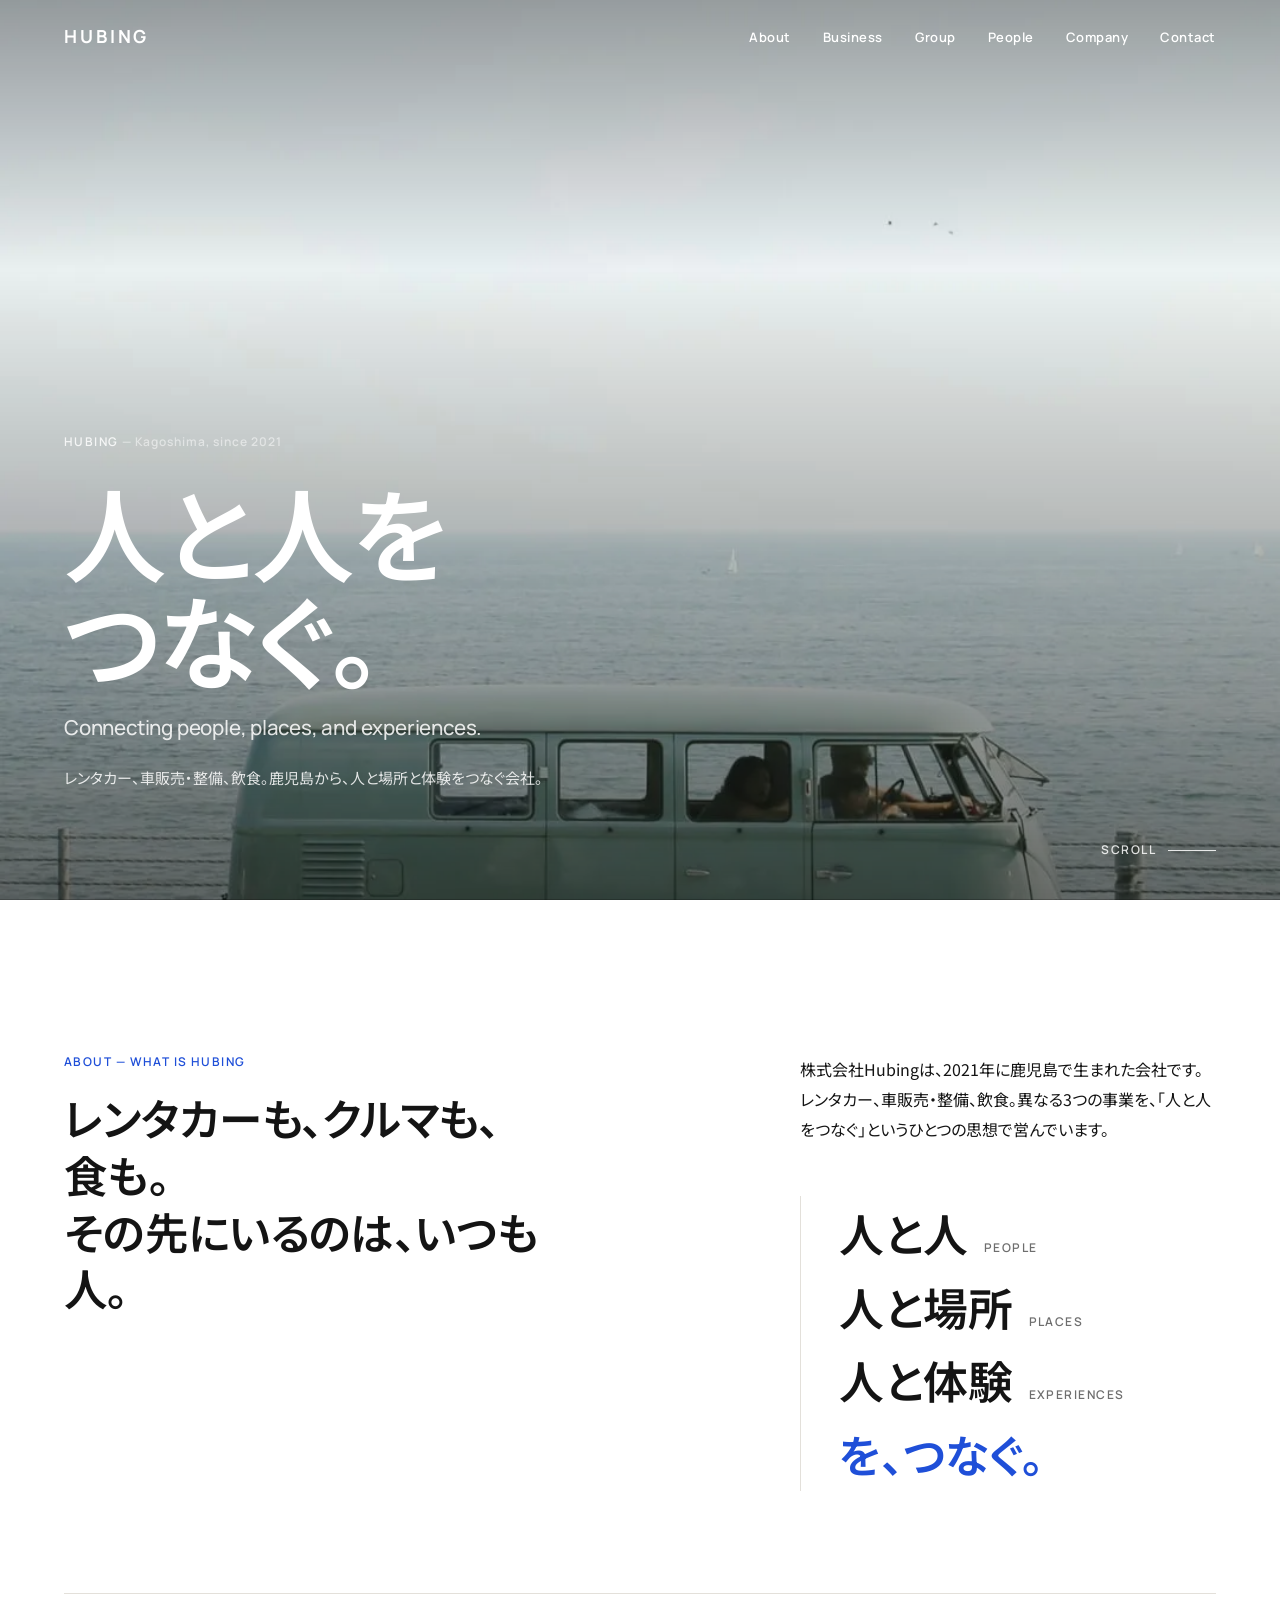
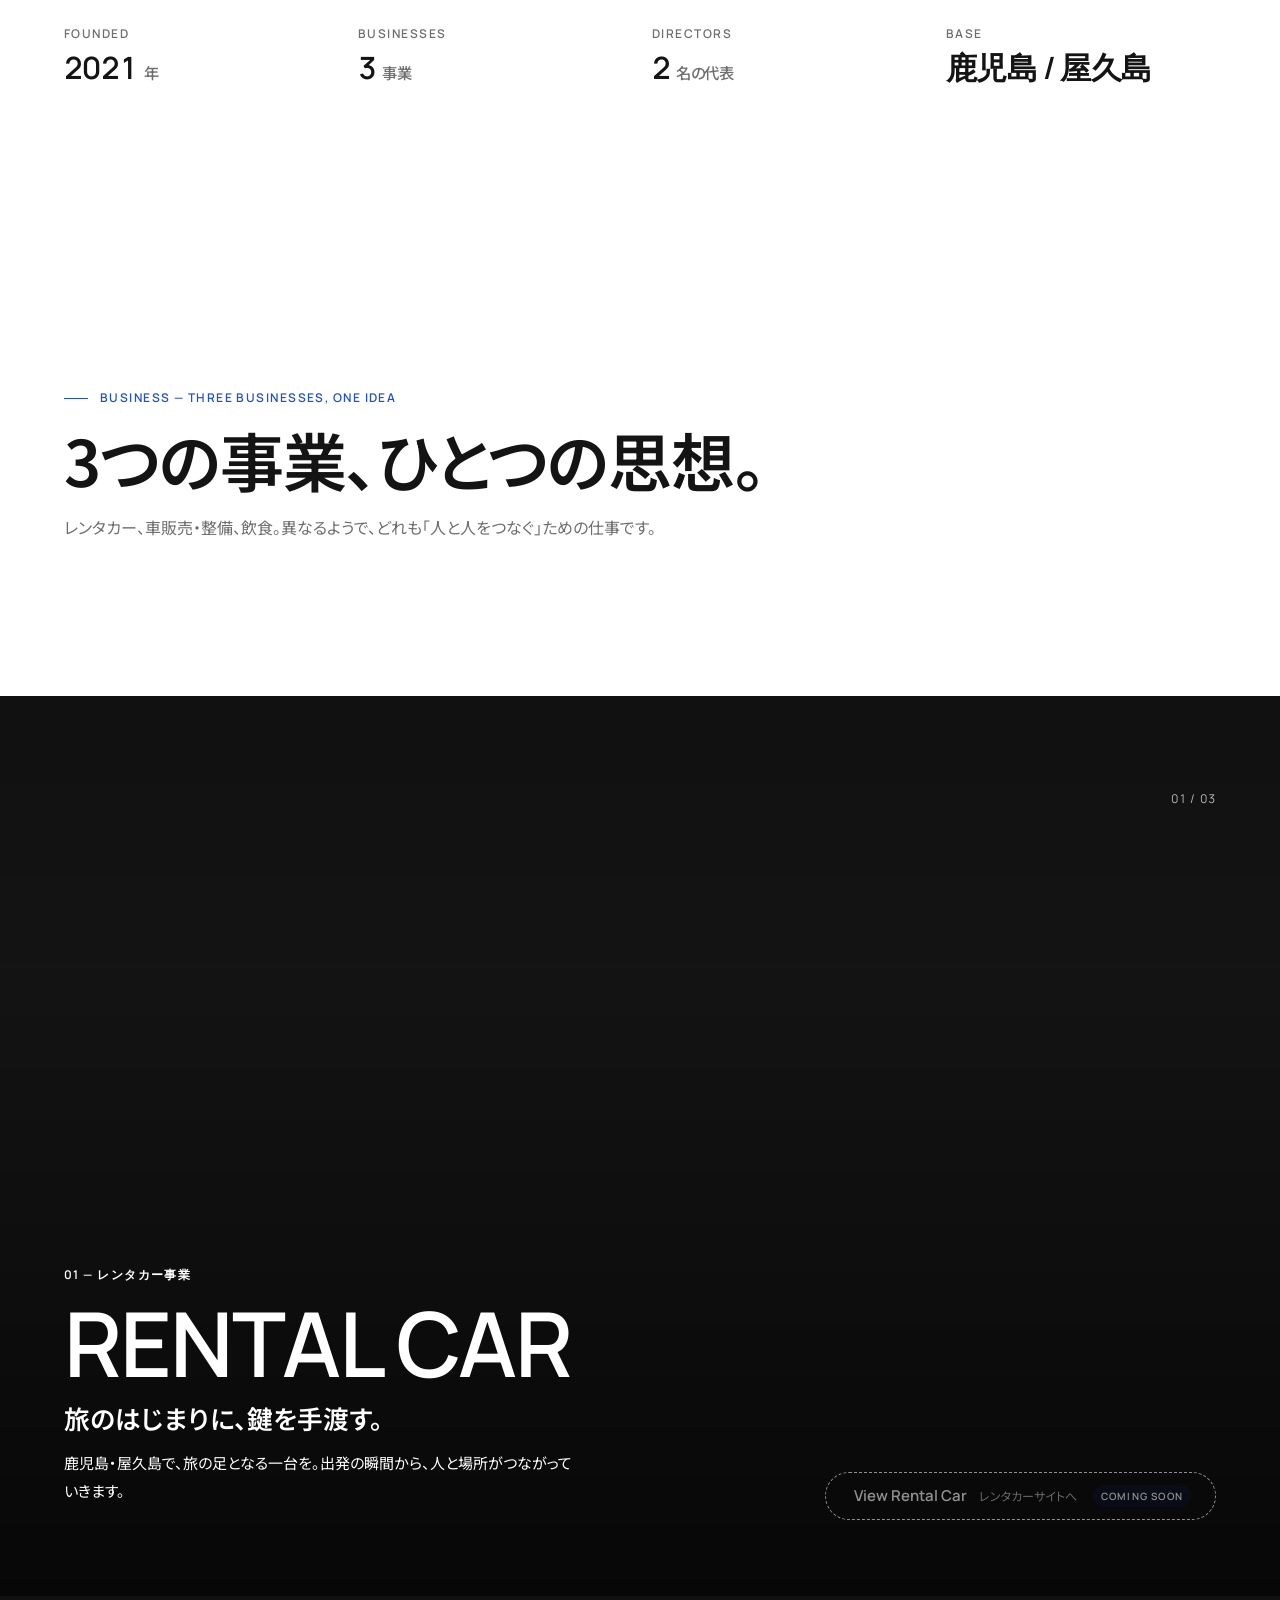
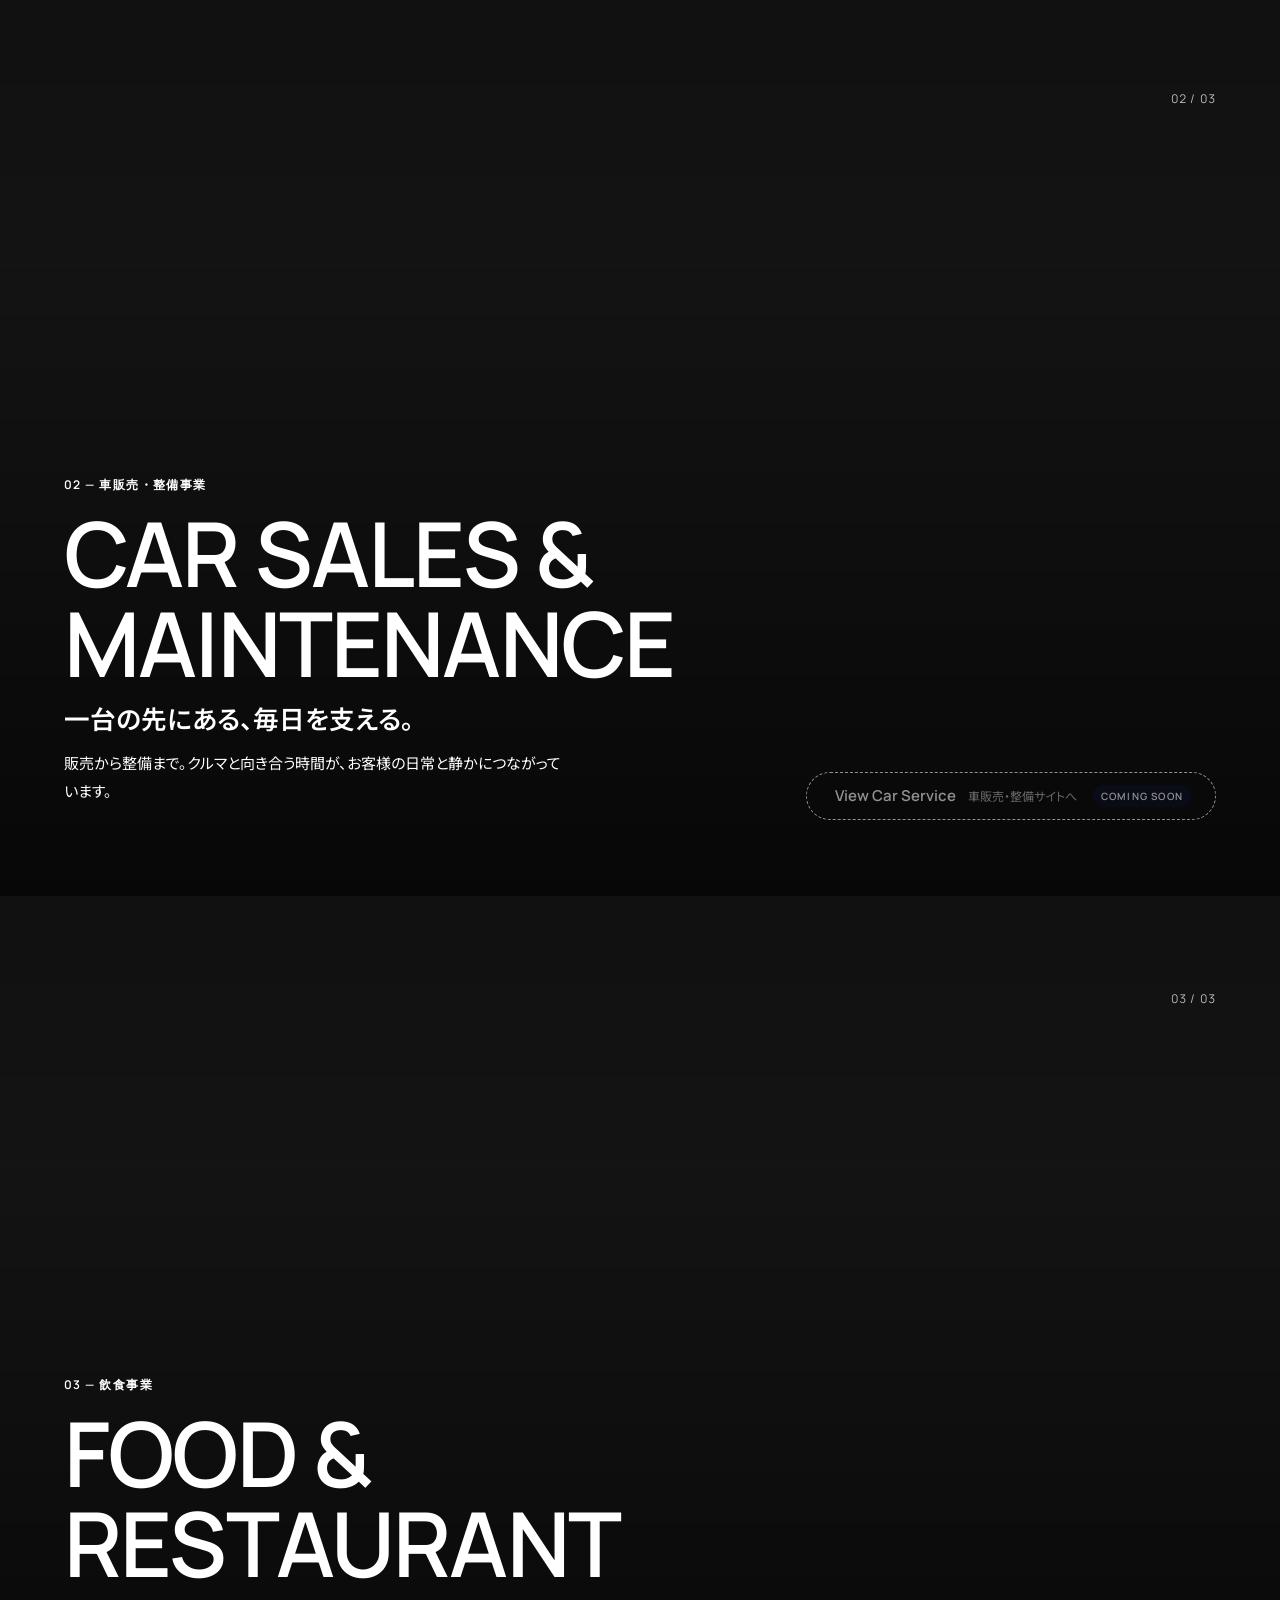
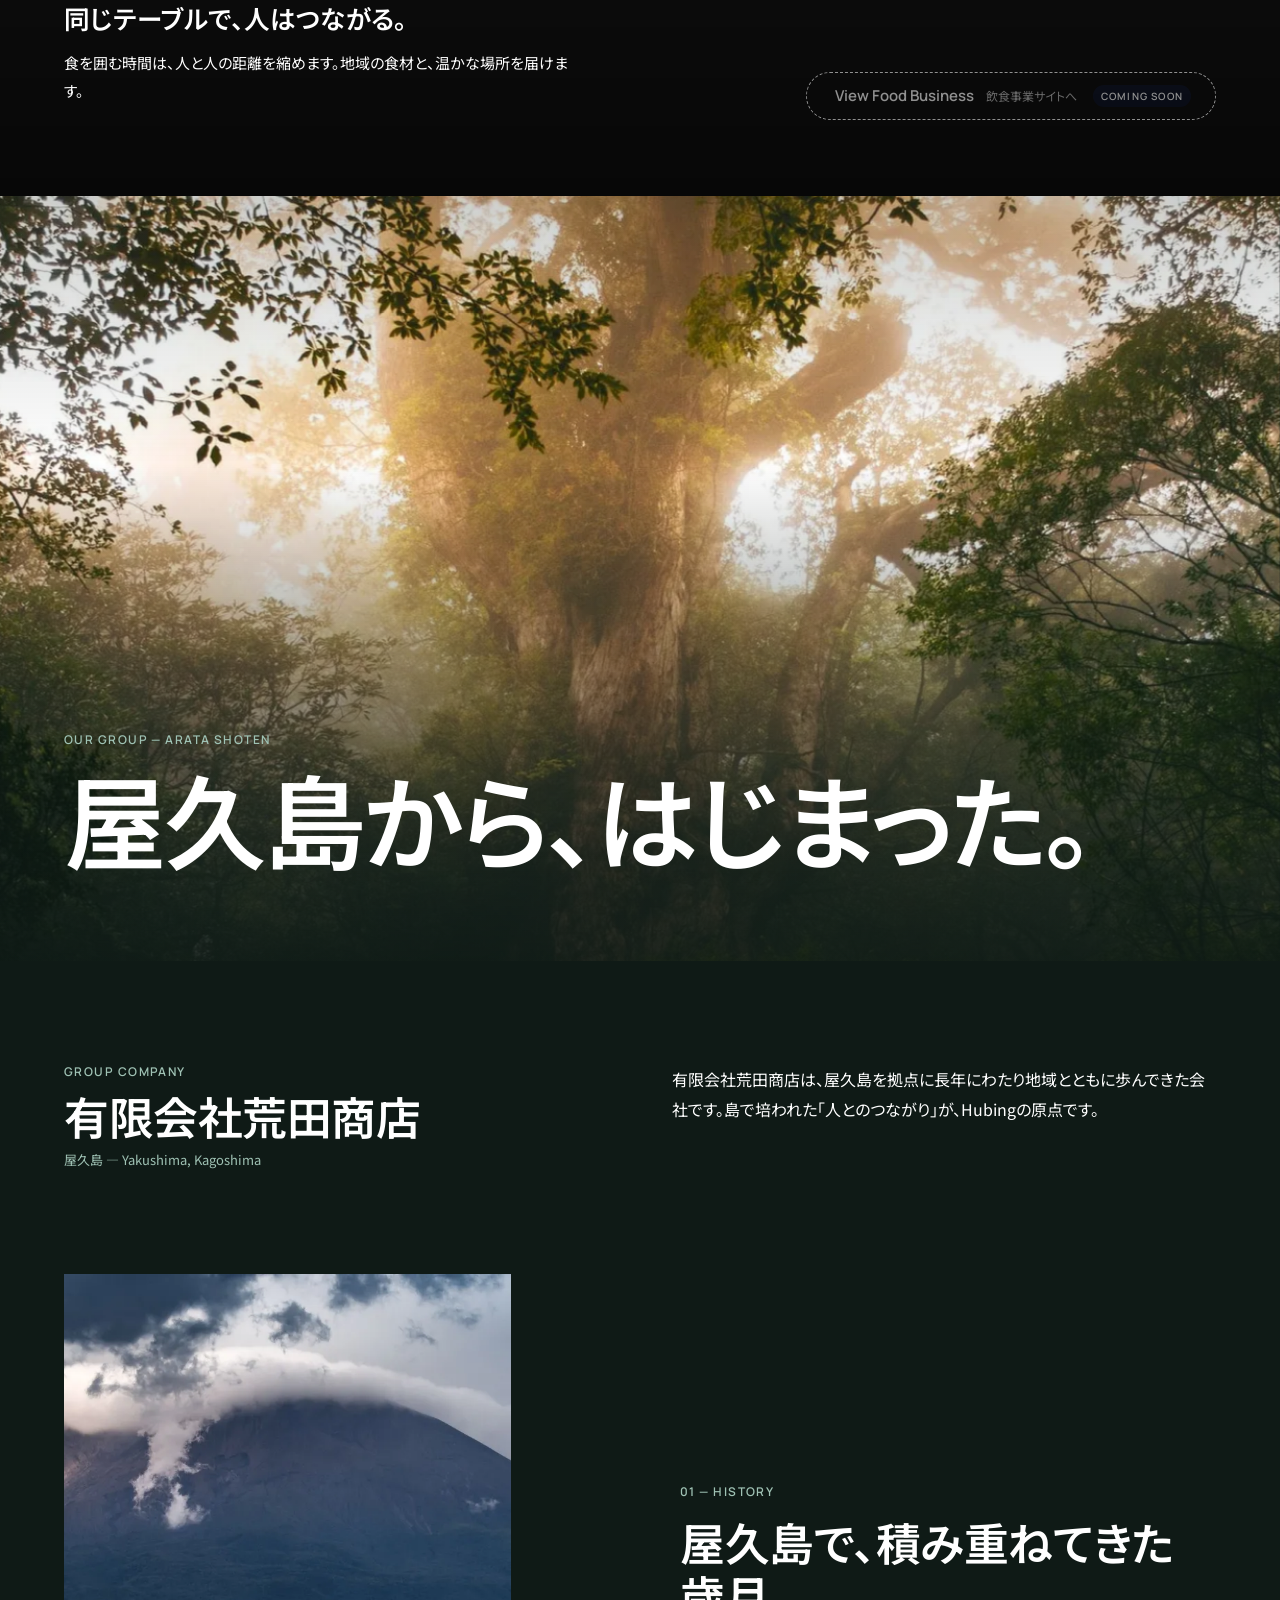
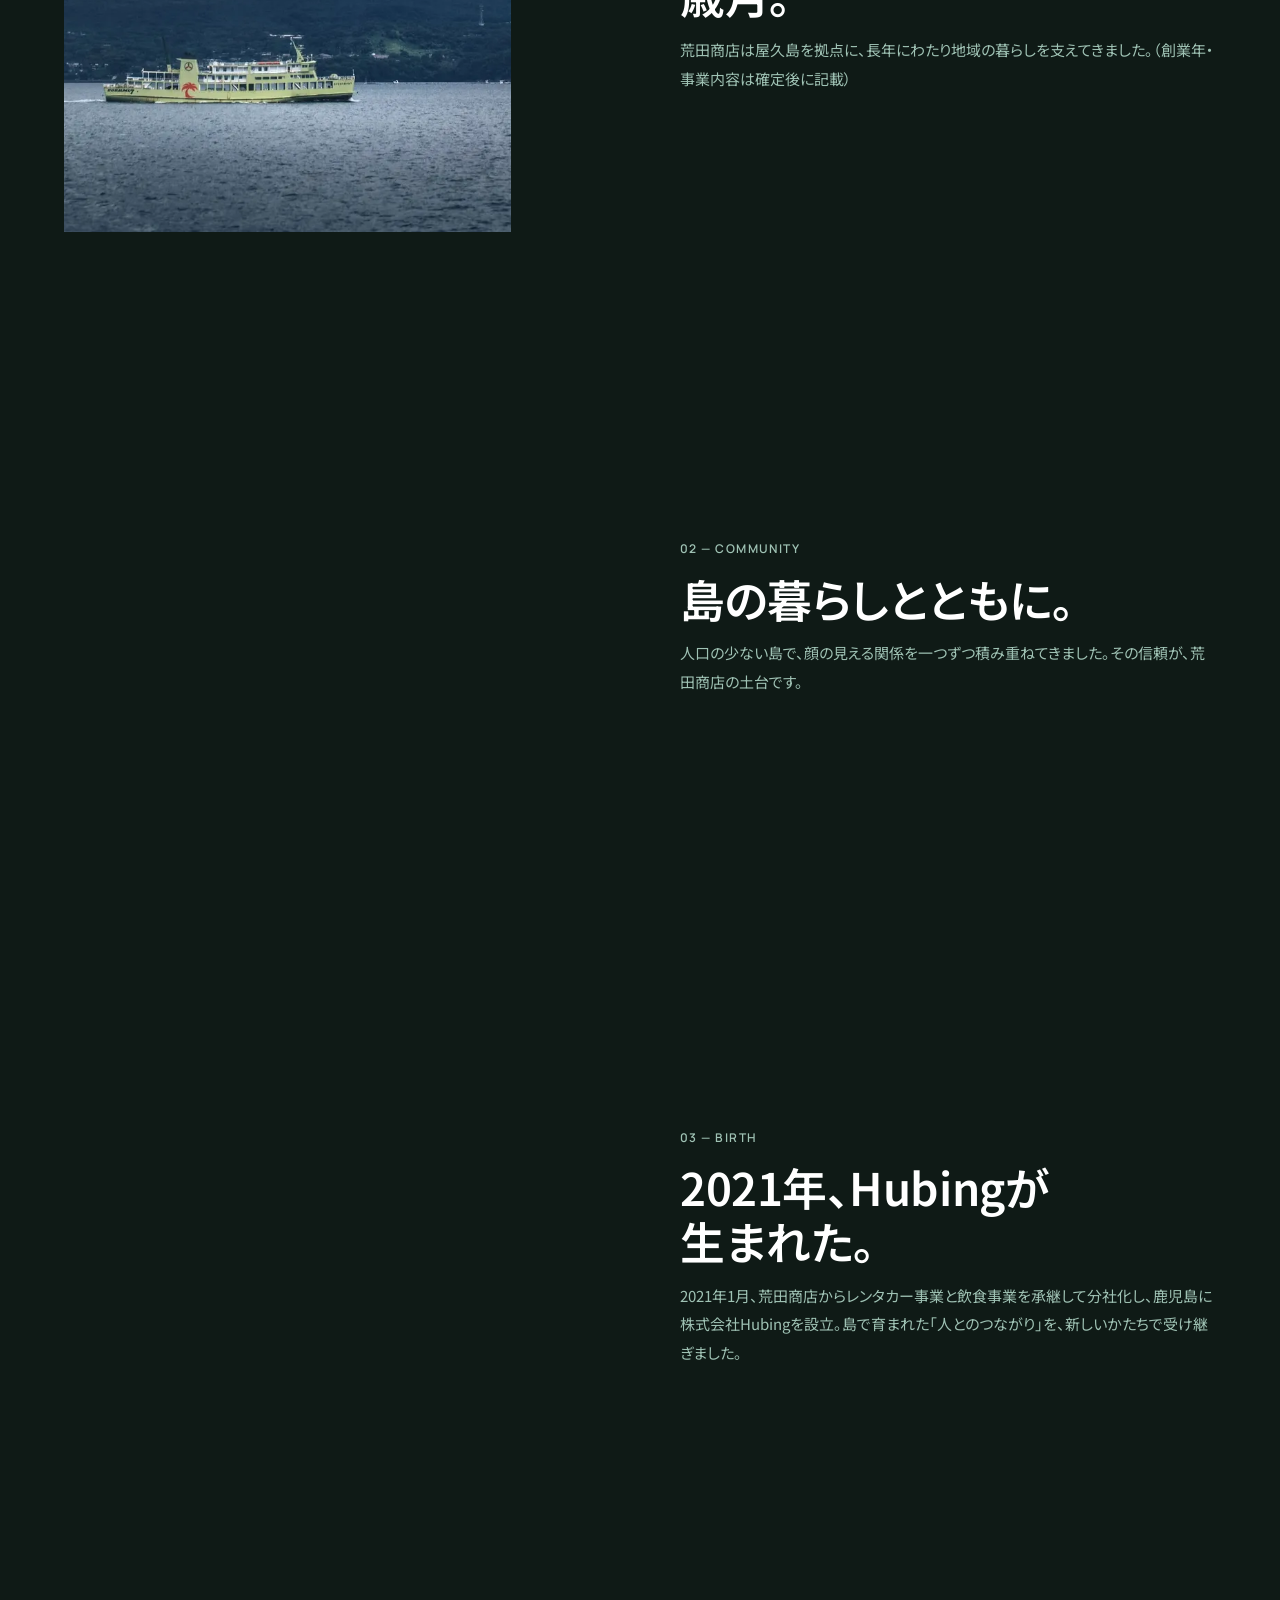
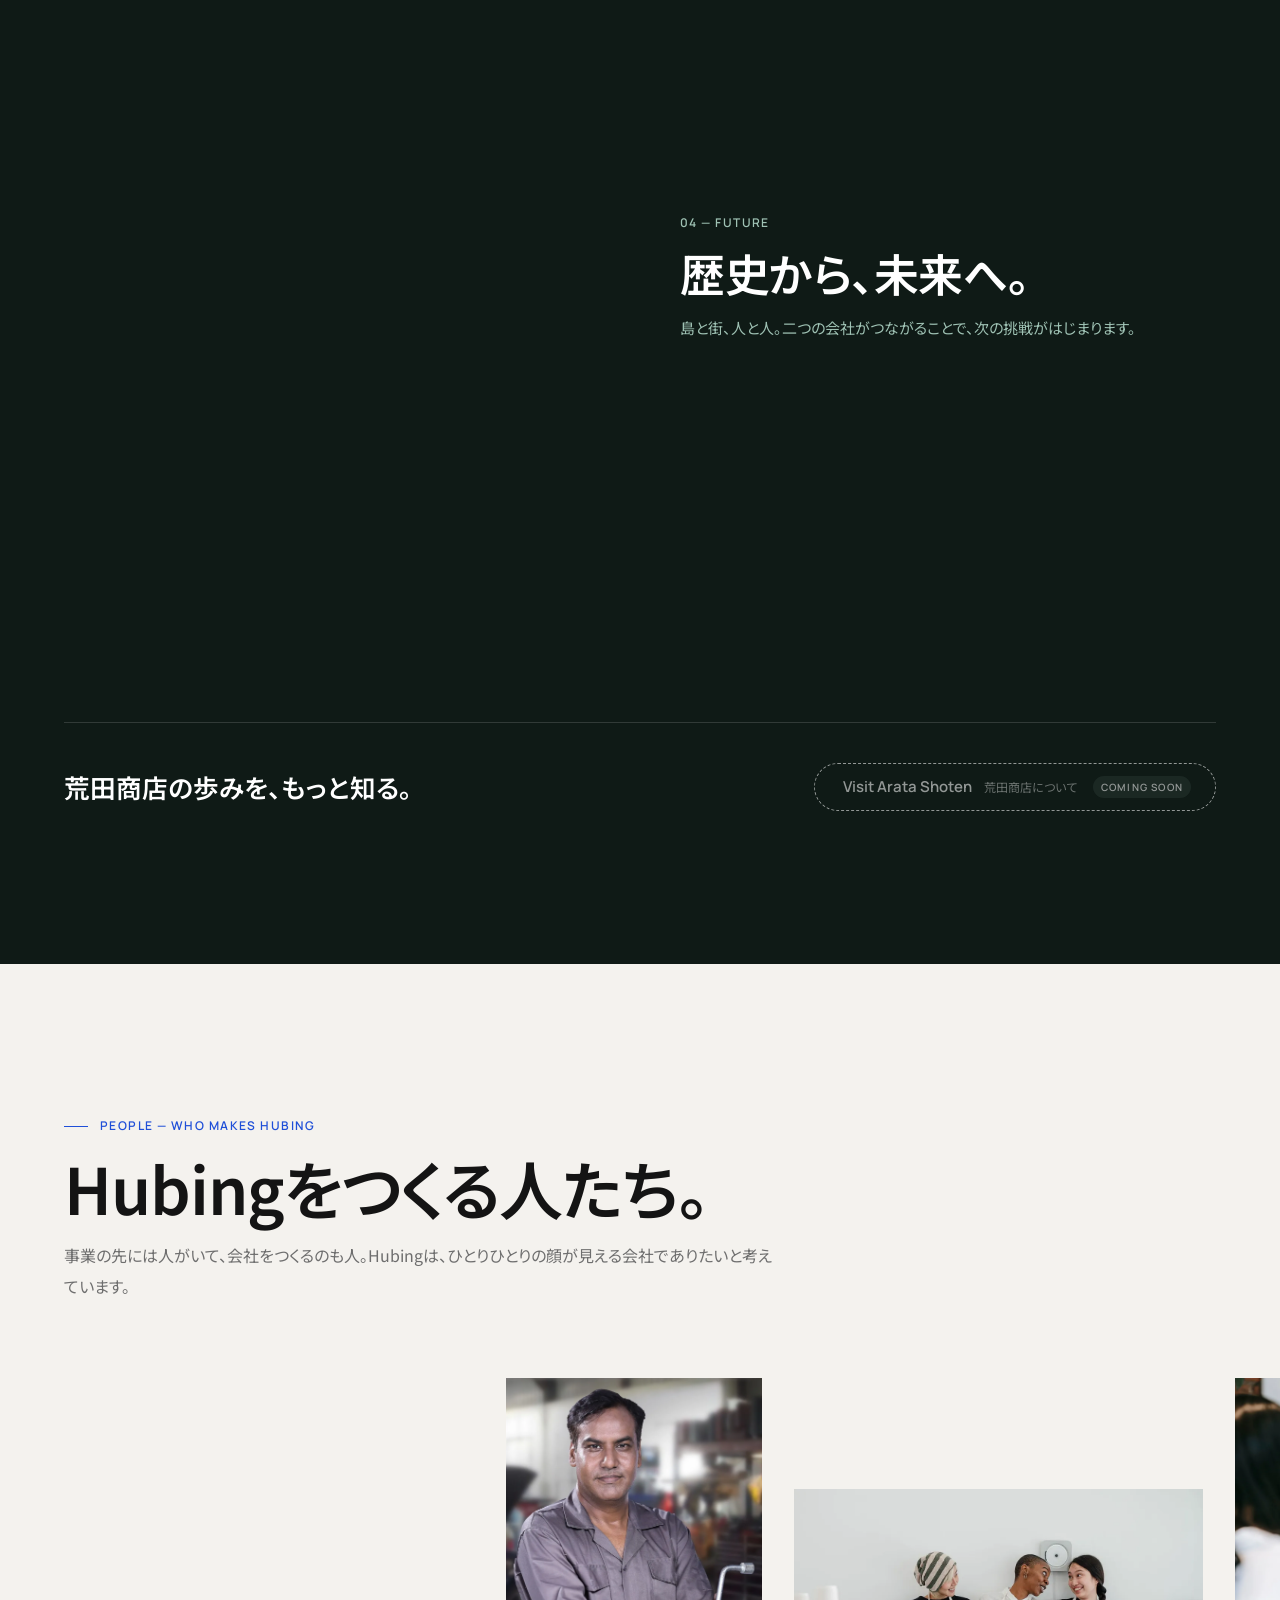
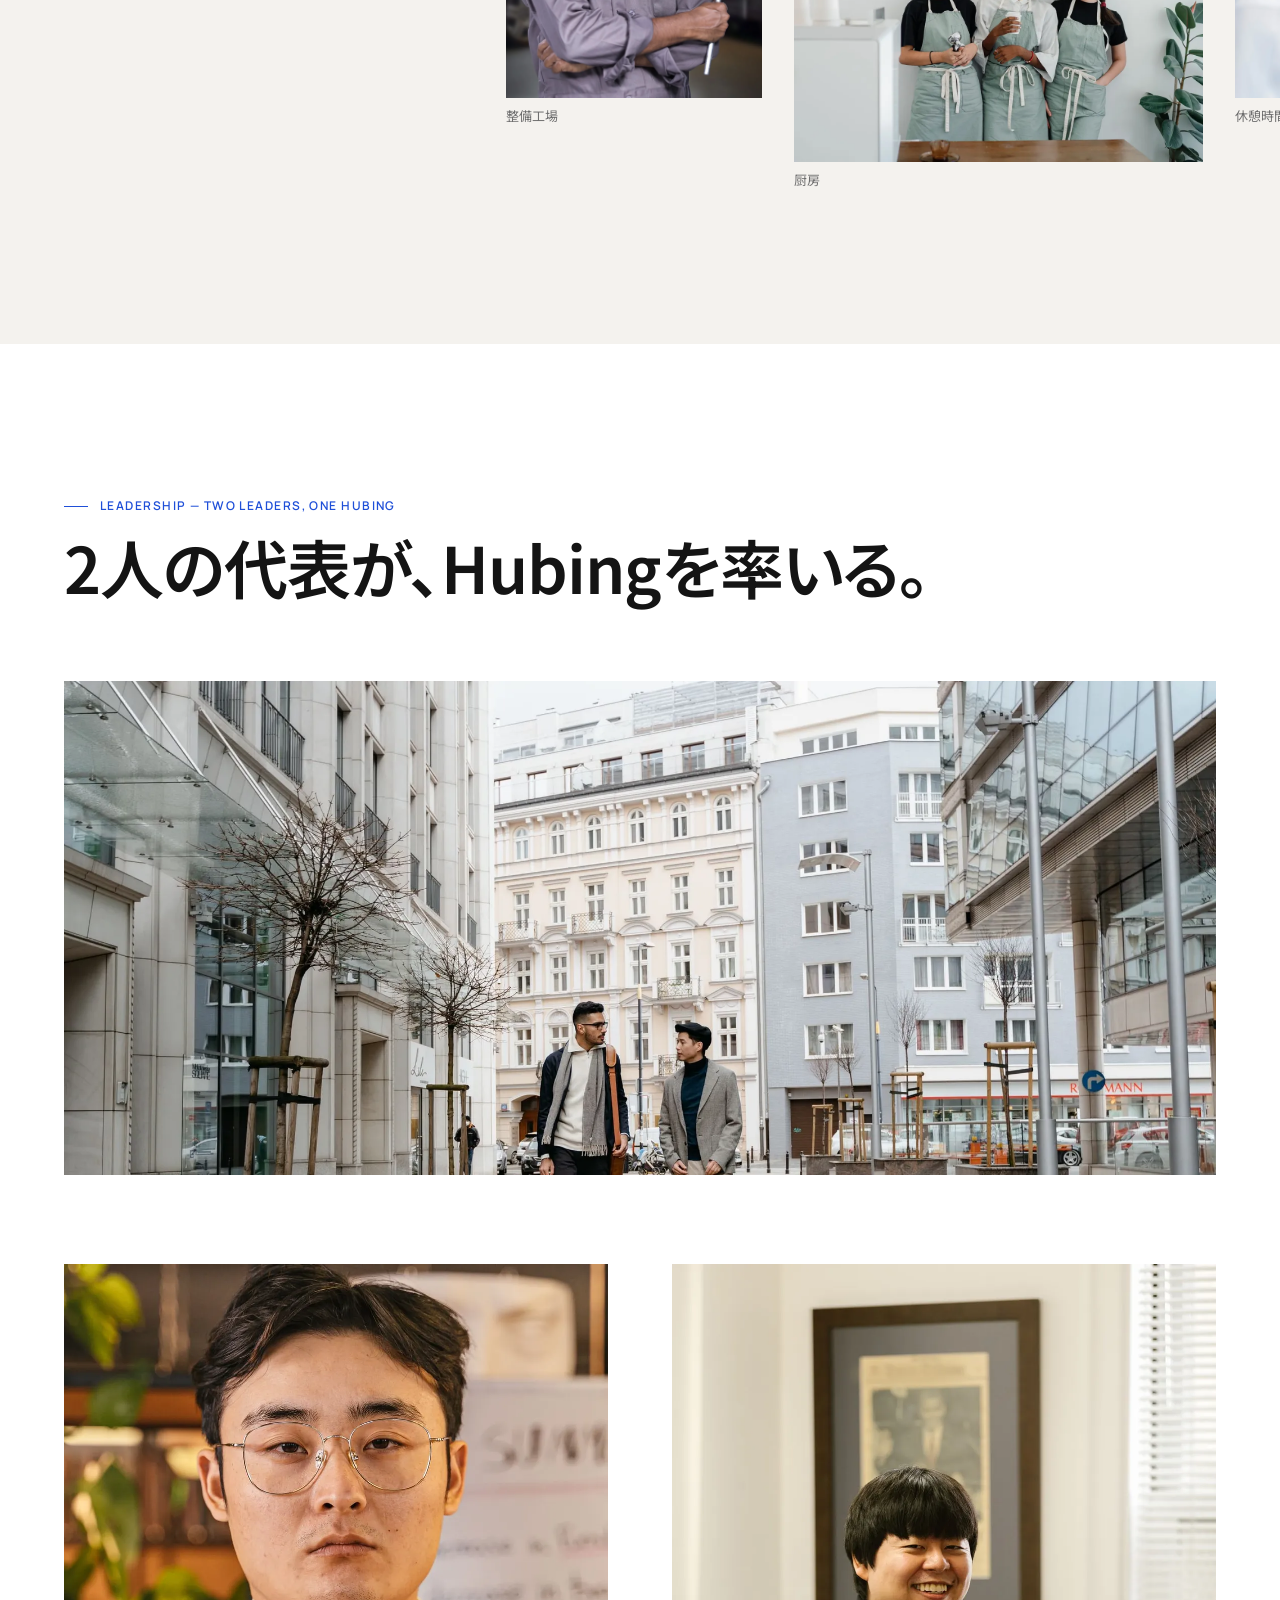
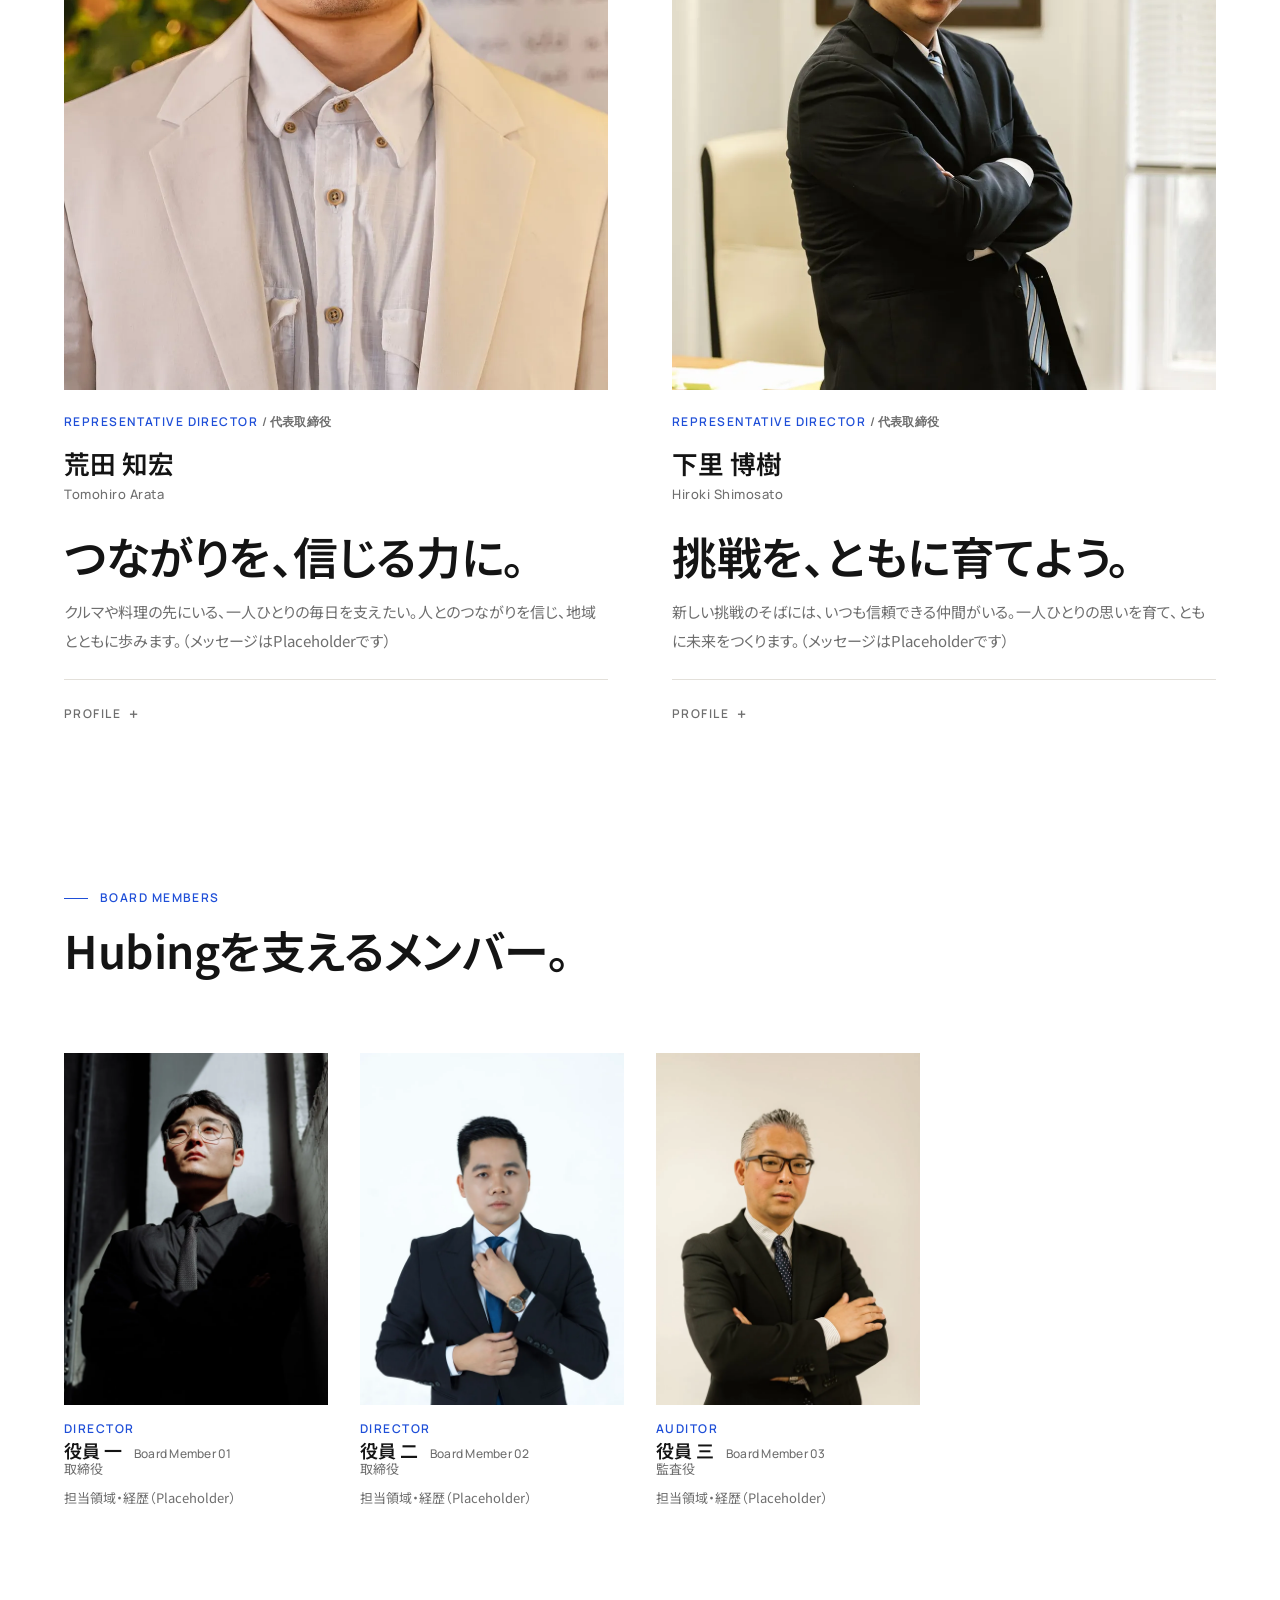
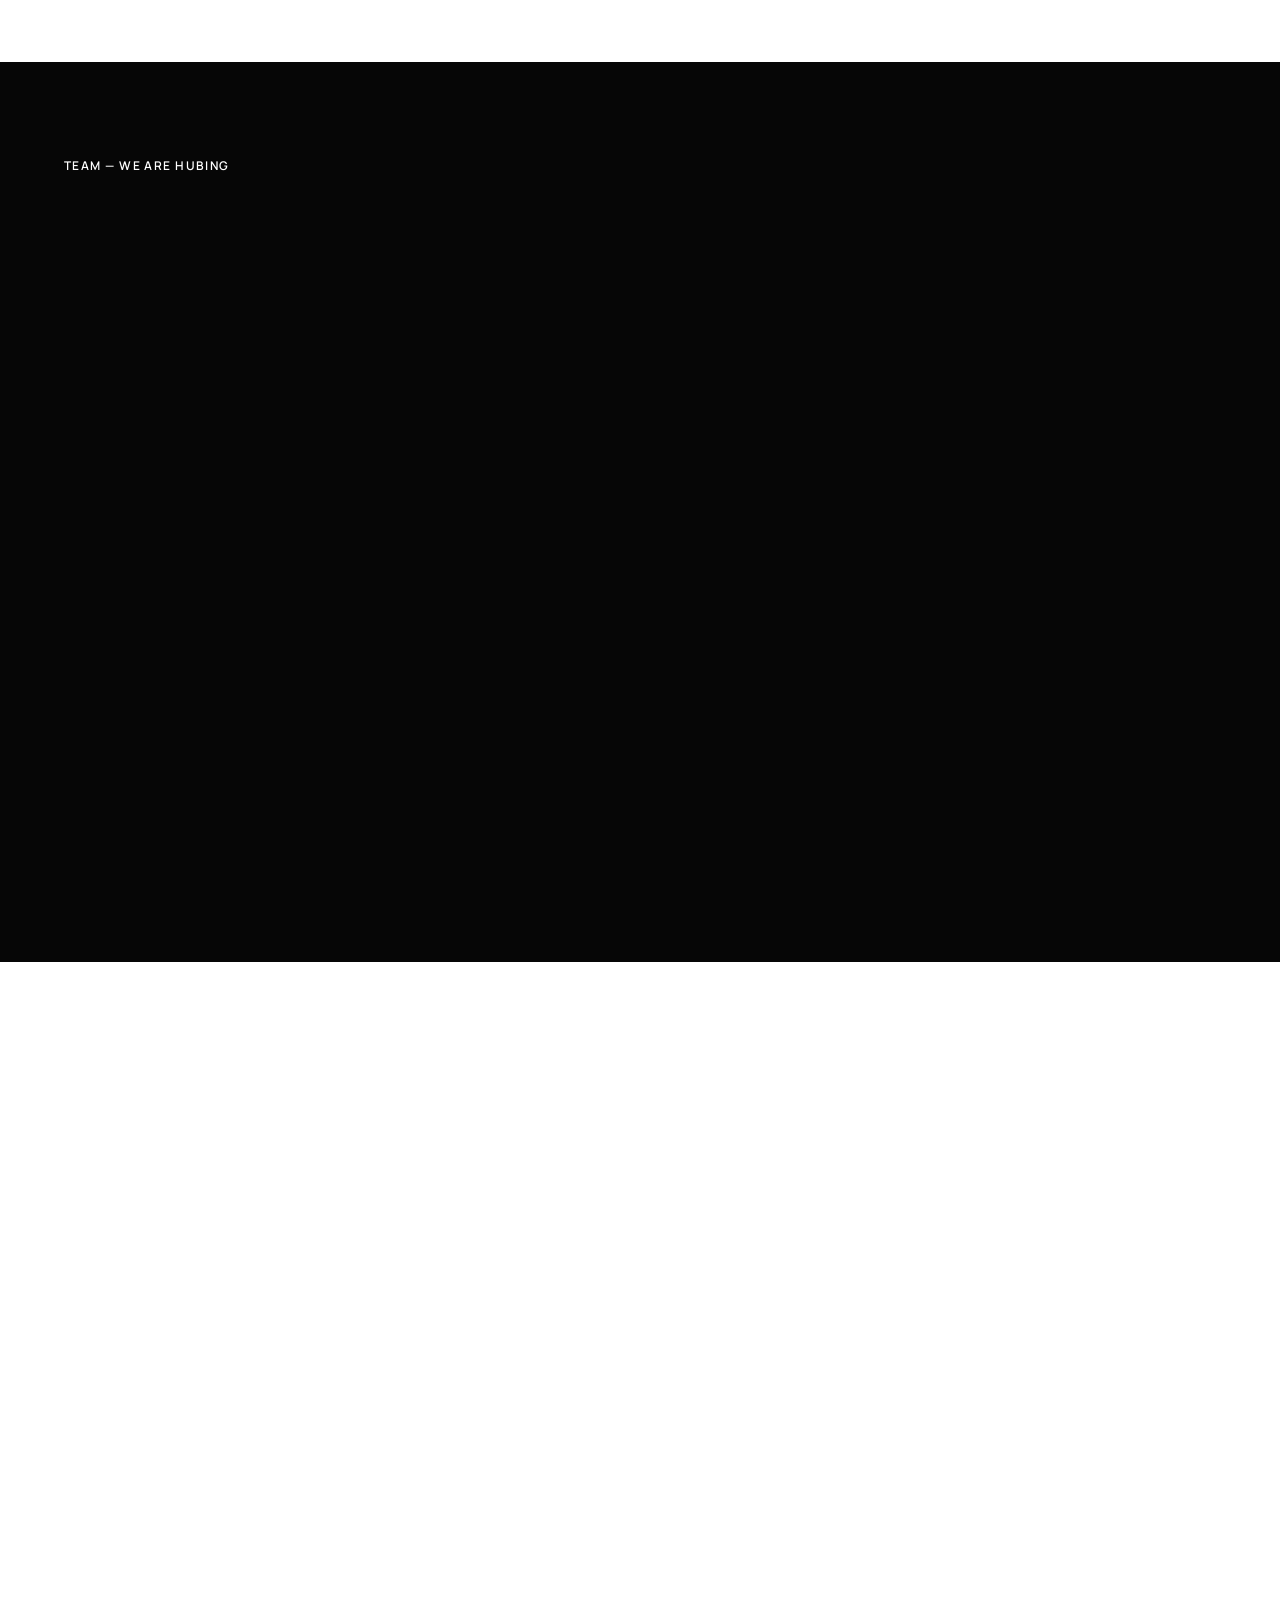
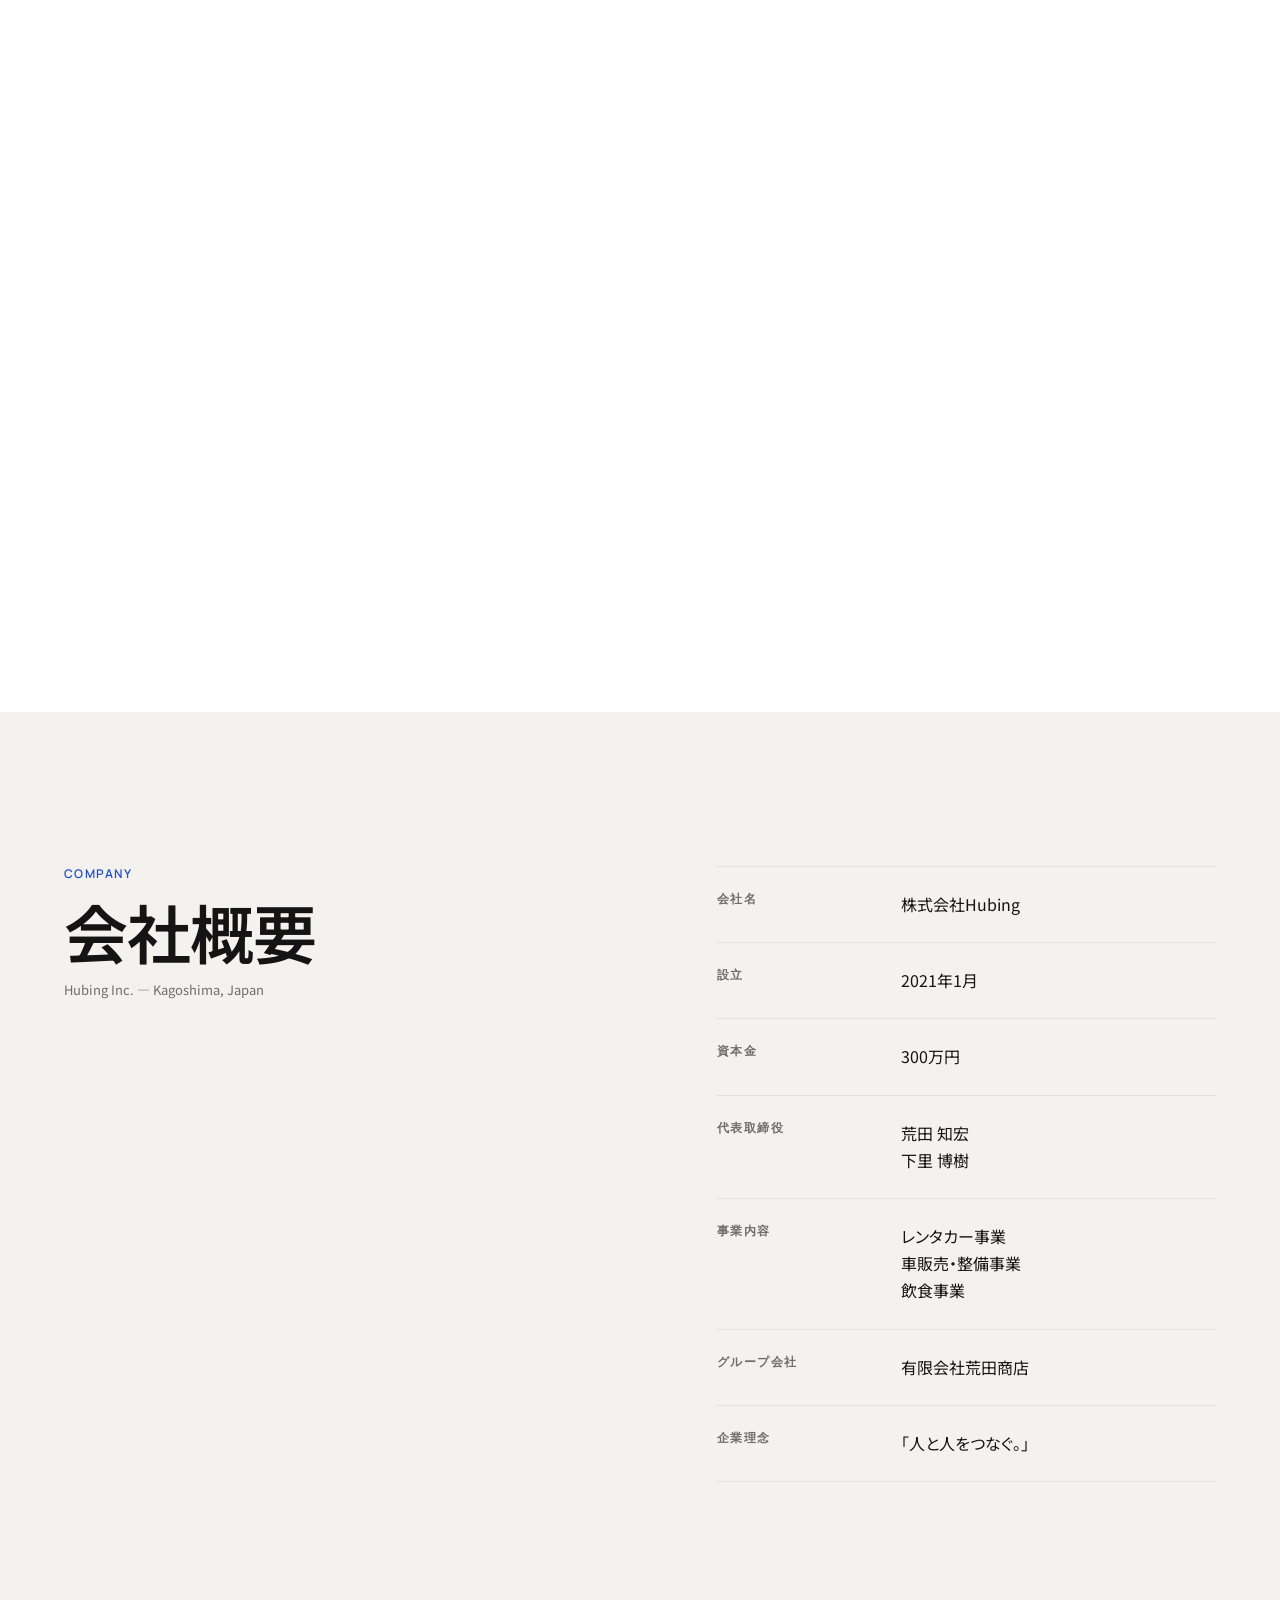
<file: index.html>
<!DOCTYPE html><html lang="ja"> <head><meta charset="utf-8"><meta name="viewport" content="width=device-width, initial-scale=1, viewport-fit=cover"><link rel="preconnect" href="https://fonts.googleapis.com"><link rel="preconnect" href="https://fonts.gstatic.com" crossorigin><link rel="stylesheet" href="https://fonts.googleapis.com/css2?family=Manrope:wght@400..800&family=Noto+Sans+JP:wght@300..700&display=swap"><title>株式会社Hubing｜人と人をつなぐ。レンタカー・車販売・整備・飲食｜鹿児島</title> <meta name="description" content="株式会社Hubingは「人と人をつなぐ。」を理念に、鹿児島でレンタカー事業・車販売・整備事業・飲食事業を展開する会社です。グループ会社に屋久島の有限会社荒田商店。"> <link rel="canonical" href="https://hubing.jp/"> <meta name="robots" content="noindex, nofollow"> <meta property="og:type" content="website"> <meta property="og:site_name" content="株式会社Hubing"> <meta property="og:title" content="株式会社Hubing｜人と人をつなぐ。レンタカー・車販売・整備・飲食｜鹿児島"> <meta property="og:description" content="株式会社Hubingは「人と人をつなぐ。」を理念に、鹿児島でレンタカー事業・車販売・整備事業・飲食事業を展開する会社です。グループ会社に屋久島の有限会社荒田商店。"> <meta property="og:url" content="https://hubing.jp/"> <meta property="og:image" content="https://hubing.jp/og/og-default.jpg"> <meta property="og:image:width" content="1200"> <meta property="og:image:height" content="630"> <meta property="og:locale" content="ja_JP"> <meta name="twitter:card" content="summary_large_image"> <meta name="twitter:title" content="株式会社Hubing｜人と人をつなぐ。レンタカー・車販売・整備・飲食｜鹿児島"> <meta name="twitter:description" content="株式会社Hubingは「人と人をつなぐ。」を理念に、鹿児島でレンタカー事業・車販売・整備事業・飲食事業を展開する会社です。グループ会社に屋久島の有限会社荒田商店。"> <meta name="twitter:image" content="https://hubing.jp/og/og-default.jpg"> <link rel="icon" href="./favicon.svg" type="image/svg+xml"> <link rel="icon" href="./favicon-32.png" type="image/png" sizes="32x32"> <link rel="apple-touch-icon" href="./apple-touch-icon.png"> <meta name="theme-color" content="#141414"><script type="application/ld+json">{"@context":"https://schema.org","@type":"Organization","name":"株式会社Hubing","alternateName":"Hubing Inc.","url":"https://hubing.jp/","logo":"https://hubing.jp/apple-touch-icon.png","image":"https://hubing.jp/og/og-default.jpg","slogan":"人と人をつなぐ。","foundingDate":"2021-01","founder":[{"@type":"Person","name":"荒田 知宏","jobTitle":"代表取締役"},{"@type":"Person","name":"下里 博樹","jobTitle":"代表取締役"}]}</script><script type="application/ld+json">{"@context":"https://schema.org","@type":"WebSite","name":"株式会社Hubing","url":"https://hubing.jp/","inLanguage":"ja"}</script><script>document.documentElement.classList.add('js');</script><link rel="stylesheet" href="./assets/BaseLayout.BBFP4-Il.css"><link rel="stylesheet" href="./assets/index._hzsJ2km.css"></head> <body> <a href="#main" class="skip-link">本文へスキップ</a> <header class="header" data-header data-astro-cid-isef26zo> <div class="header__inner container" data-astro-cid-isef26zo> <a href="#top" class="header__logo t-en" aria-label="株式会社Hubing トップへ" data-astro-cid-isef26zo>HUBING</a> <nav class="header__nav" aria-label="ページ内ナビゲーション" data-astro-cid-isef26zo> <ul class="header__list" data-astro-cid-isef26zo> <li data-astro-cid-isef26zo><a href="#about" class="header__link t-en" data-astro-cid-isef26zo>About</a></li><li data-astro-cid-isef26zo><a href="#business" class="header__link t-en" data-astro-cid-isef26zo>Business</a></li><li data-astro-cid-isef26zo><a href="#group" class="header__link t-en" data-astro-cid-isef26zo>Group</a></li><li data-astro-cid-isef26zo><a href="#people" class="header__link t-en" data-astro-cid-isef26zo>People</a></li><li data-astro-cid-isef26zo><a href="#company" class="header__link t-en" data-astro-cid-isef26zo>Company</a></li><li data-astro-cid-isef26zo><a href="#hub" class="header__link t-en" data-astro-cid-isef26zo>Contact</a></li> </ul> </nav> <button class="header__menu" type="button" data-menu-button aria-expanded="false" aria-controls="mobile-menu" data-astro-cid-isef26zo> <span class="header__menu-label t-en" data-menu-label data-astro-cid-isef26zo>Menu</span> <span class="header__menu-icon" aria-hidden="true" data-astro-cid-isef26zo><i data-astro-cid-isef26zo></i><i data-astro-cid-isef26zo></i></span> </button> </div> </header> <div class="menu" id="mobile-menu" data-menu aria-hidden="true" data-astro-cid-imidouvt> <div class="menu__inner container" data-astro-cid-imidouvt> <nav aria-label="メニュー" data-astro-cid-imidouvt> <ol class="menu__list" data-astro-cid-imidouvt> <li data-astro-cid-imidouvt> <a href="#about" class="menu__link" data-astro-cid-imidouvt> <span class="menu__num t-num" data-astro-cid-imidouvt>01</span> <span class="menu__label t-en" data-astro-cid-imidouvt>About</span> <span class="menu__ja" data-astro-cid-imidouvt>Hubingとは</span> </a> </li><li data-astro-cid-imidouvt> <a href="#business" class="menu__link" data-astro-cid-imidouvt> <span class="menu__num t-num" data-astro-cid-imidouvt>02</span> <span class="menu__label t-en" data-astro-cid-imidouvt>Business</span> <span class="menu__ja" data-astro-cid-imidouvt>事業</span> </a> </li><li data-astro-cid-imidouvt> <a href="#group" class="menu__link" data-astro-cid-imidouvt> <span class="menu__num t-num" data-astro-cid-imidouvt>03</span> <span class="menu__label t-en" data-astro-cid-imidouvt>Group</span> <span class="menu__ja" data-astro-cid-imidouvt>グループ</span> </a> </li><li data-astro-cid-imidouvt> <a href="#people" class="menu__link" data-astro-cid-imidouvt> <span class="menu__num t-num" data-astro-cid-imidouvt>04</span> <span class="menu__label t-en" data-astro-cid-imidouvt>People</span> <span class="menu__ja" data-astro-cid-imidouvt>Hubingをつくる人たち</span> </a> </li><li data-astro-cid-imidouvt> <a href="#company" class="menu__link" data-astro-cid-imidouvt> <span class="menu__num t-num" data-astro-cid-imidouvt>05</span> <span class="menu__label t-en" data-astro-cid-imidouvt>Company</span> <span class="menu__ja" data-astro-cid-imidouvt>会社情報</span> </a> </li><li data-astro-cid-imidouvt> <a href="#hub" class="menu__link" data-astro-cid-imidouvt> <span class="menu__num t-num" data-astro-cid-imidouvt>06</span> <span class="menu__label t-en" data-astro-cid-imidouvt>Contact</span> <span class="menu__ja" data-astro-cid-imidouvt>お問い合わせ</span> </a> </li> </ol> </nav> <div class="menu__sites" data-astro-cid-imidouvt> <p class="t-label" data-astro-cid-imidouvt>Our Sites</p> <ul class="menu__site-list" data-astro-cid-imidouvt> <li data-astro-cid-imidouvt> <span class="menu__site is-soon" data-astro-cid-imidouvt>Rental Car <span class="t-label" data-astro-cid-imidouvt>Coming soon</span></span> </li><li data-astro-cid-imidouvt> <span class="menu__site is-soon" data-astro-cid-imidouvt>Car Sales &amp; Maintenance <span class="t-label" data-astro-cid-imidouvt>Coming soon</span></span> </li><li data-astro-cid-imidouvt> <span class="menu__site is-soon" data-astro-cid-imidouvt>Food &amp; Restaurant <span class="t-label" data-astro-cid-imidouvt>Coming soon</span></span> </li><li data-astro-cid-imidouvt> <span class="menu__site is-soon" data-astro-cid-imidouvt>Arata Shoten <span class="t-label" data-astro-cid-imidouvt>Coming soon</span></span> </li> </ul>  </div> </div> </div> <main id="main">  <section class="hero theme-dark" id="top" data-hero data-header-theme="dark" data-section="01" aria-label="Hubingの世界観" data-astro-cid-yodha2z4> <div class="hero__media" data-hero-media data-astro-cid-yodha2z4> <picture>   <source media="(max-width: 767px)" type="image/webp" srcset="./assets/poster-mobile.VL8s9_vM_Z1NxoUU.webp 1080w" sizes="100vw">   <img src="./assets/poster-desktop.woykEaIs_Z1Eo6yC.webp" srcset="./assets/poster-desktop.woykEaIs_1iPSJH.webp 1080w, ./assets/poster-desktop.woykEaIs_Z4QFfM.webp 2048w" sizes="100vw" width="2560" height="1440" alt="鹿児島の道を走るクルマと人々（Placeholder）" loading="eager" decoding="sync" fetchpriority="high"> </picture>  </div> <div class="hero__shade" aria-hidden="true" data-astro-cid-yodha2z4></div> <div class="hero__content container" data-hero-content data-astro-cid-yodha2z4> <p class="hero__label t-label" data-astro-cid-yodha2z4>HUBING<span class="hero__label-sub" data-astro-cid-yodha2z4> — Kagoshima, since 2021</span></p> <h1 class="hero__title t-display" data-astro-cid-yodha2z4> <span class="hero__line" data-astro-cid-yodha2z4><span class="hero__word" data-astro-cid-yodha2z4>人と人を</span></span><span class="hero__line" data-astro-cid-yodha2z4><span class="hero__word" data-astro-cid-yodha2z4>つなぐ。</span></span> </h1> <p class="hero__sub t-en" data-astro-cid-yodha2z4>Connecting people, places, and experiences.</p> <p class="hero__lead" data-astro-cid-yodha2z4>レンタカー、車販売・整備、飲食。鹿児島から、人と場所と体験をつなぐ会社。</p> </div> <a href="#about" class="hero__scroll t-label" aria-label="次のセクションへスクロール" data-astro-cid-yodha2z4> <span data-astro-cid-yodha2z4>Scroll</span><i aria-hidden="true" data-astro-cid-yodha2z4></i> </a> </section> <section id="about" class="section about" data-section="02" data-astro-cid-5gtlsymu> <div class="container" data-astro-cid-5gtlsymu> <div class="about__grid" data-astro-cid-5gtlsymu> <div class="about__head" data-reveal-group="120" data-astro-cid-5gtlsymu> <p class="t-label" data-reveal data-astro-cid-5gtlsymu>About — What is Hubing</p> <h2 class="about__title" data-reveal data-astro-cid-5gtlsymu>レンタカーも、クルマも、食も。<br data-astro-cid-5gtlsymu>その先にいるのは、いつも人。</h2> </div> <div class="about__body" data-astro-cid-5gtlsymu> <p class="t-lead" data-reveal data-astro-cid-5gtlsymu>
株式会社Hubingは、2021年に鹿児島で生まれた会社です。レンタカー、車販売・整備、飲食。異なる3つの事業を、「人と人をつなぐ」というひとつの思想で営んでいます。
</p> <ul class="about__words" data-reveal-group="150" data-astro-cid-5gtlsymu> <li class="about__word" data-reveal data-astro-cid-5gtlsymu> <span class="about__word-ja t-h2" data-astro-cid-5gtlsymu>人と人</span> <span class="about__word-en t-label" data-astro-cid-5gtlsymu>People</span> </li><li class="about__word" data-reveal data-astro-cid-5gtlsymu> <span class="about__word-ja t-h2" data-astro-cid-5gtlsymu>人と場所</span> <span class="about__word-en t-label" data-astro-cid-5gtlsymu>Places</span> </li><li class="about__word" data-reveal data-astro-cid-5gtlsymu> <span class="about__word-ja t-h2" data-astro-cid-5gtlsymu>人と体験</span> <span class="about__word-en t-label" data-astro-cid-5gtlsymu>Experiences</span> </li> <li class="about__word about__word--last" data-reveal data-astro-cid-5gtlsymu> <span class="about__word-ja t-h2" data-astro-cid-5gtlsymu>を、つなぐ。</span> </li> </ul> </div> </div> <ul class="about__facts" data-reveal-group="80" data-astro-cid-5gtlsymu> <li class="about__fact" data-reveal data-astro-cid-5gtlsymu> <span class="t-label about__fact-label" data-astro-cid-5gtlsymu>Founded</span> <span class="about__fact-value" data-astro-cid-5gtlsymu><span class="t-num" data-astro-cid-5gtlsymu>2021</span><span class="about__fact-unit" data-astro-cid-5gtlsymu>年</span></span> </li><li class="about__fact" data-reveal data-astro-cid-5gtlsymu> <span class="t-label about__fact-label" data-astro-cid-5gtlsymu>Businesses</span> <span class="about__fact-value" data-astro-cid-5gtlsymu><span class="t-num" data-astro-cid-5gtlsymu>3</span><span class="about__fact-unit" data-astro-cid-5gtlsymu>事業</span></span> </li><li class="about__fact" data-reveal data-astro-cid-5gtlsymu> <span class="t-label about__fact-label" data-astro-cid-5gtlsymu>Directors</span> <span class="about__fact-value" data-astro-cid-5gtlsymu><span class="t-num" data-astro-cid-5gtlsymu>2</span><span class="about__fact-unit" data-astro-cid-5gtlsymu>名の代表</span></span> </li><li class="about__fact" data-reveal data-astro-cid-5gtlsymu> <span class="t-label about__fact-label" data-astro-cid-5gtlsymu>Base</span> <span class="about__fact-value" data-astro-cid-5gtlsymu><span class="t-num" data-astro-cid-5gtlsymu>鹿児島 / 屋久島</span></span> </li> </ul> </div> </section> <section id="business" class="section section--flush business" data-section="03" data-astro-cid-o5c6obni> <div class="container business__intro" data-astro-cid-o5c6obni> <div class="section-head is-left" data-reveal-group="120" data-astro-cid-6j3riaey> <p class="t-label" data-reveal data-astro-cid-6j3riaey>BUSINESS — Three businesses, one idea</p> <h2 class="t-h1" data-reveal data-astro-cid-6j3riaey>3つの事業、ひとつの思想。</h2> <p class="t-lead t-muted" data-reveal data-astro-cid-6j3riaey>レンタカー、車販売・整備、飲食。異なるようで、どれも「人と人をつなぐ」ための仕事です。</p> </div> </div> <div class="stack" data-astro-cid-o5c6obni> <article class="panel theme-dark" data-business-panel data-header-theme="dark" id="business-rental" data-astro-cid-o5c6obni> <div class="panel__media" data-panel-media data-astro-cid-o5c6obni> <div class="panel__zoom" data-scale-in data-astro-cid-o5c6obni> <picture>   <source media="(max-width: 767px)" type="image/webp" srcset="./assets/rental-portrait.Bgi_Uyg4_1GYyEX.webp 1080w, ./assets/rental-portrait.Bgi_Uyg4_Z8n7p8.webp 1200w" sizes="100vw">   <img src="./assets/rental-landscape.BBapgPVi_Z2bXzgx.webp" srcset="./assets/rental-landscape.BBapgPVi_Z17VjBD.webp 1080w, ./assets/rental-landscape.BBapgPVi_Z1ndkKF.webp 2048w" sizes="100vw" width="2400" height="1350" alt="レンタカーの鍵を手渡すスタッフ（Placeholder）" loading="lazy" decoding="async" fetchpriority="auto"> </picture> </div> </div> <div class="panel__shade" data-panel-shade aria-hidden="true" data-astro-cid-o5c6obni></div> <div class="panel__gradient" aria-hidden="true" data-astro-cid-o5c6obni></div>  <p class="panel__index t-num" aria-hidden="true" data-astro-cid-o5c6obni>01 / 03</p> <div class="panel__content container" data-reveal-group="100" data-astro-cid-o5c6obni> <p class="t-label panel__label" data-reveal data-astro-cid-o5c6obni>01 — レンタカー事業</p> <h3 class="panel__title t-en" data-reveal data-astro-cid-o5c6obni>RENTAL CAR</h3> <p class="panel__headline t-h3" data-reveal data-astro-cid-o5c6obni>旅のはじまりに、鍵を手渡す。</p> <p class="panel__body" data-reveal data-astro-cid-o5c6obni>鹿児島・屋久島で、旅の足となる一台を。出発の瞬間から、人と場所がつながっていきます。</p> <div class="panel__cta" data-reveal data-astro-cid-o5c6obni> <span aria-disabled="true" data-astro-cid-j6ocf6pu="true" class="btn btn--outline is-disabled"> <span class="btn__label t-en" data-astro-cid-j6ocf6pu>View Rental Car</span> <span class="btn__ja" data-astro-cid-j6ocf6pu>レンタカーサイトへ</span><span class="btn__arrow" aria-hidden="true" data-astro-cid-j6ocf6pu>↗</span> <span class="btn__soon t-label" data-astro-cid-j6ocf6pu>Coming soon</span></span> </div> </div> </article><article class="panel theme-dark" data-business-panel data-header-theme="dark" id="business-car-service" data-astro-cid-o5c6obni> <div class="panel__media" data-panel-media data-astro-cid-o5c6obni> <div class="panel__zoom" data-scale-in data-astro-cid-o5c6obni> <picture>   <source media="(max-width: 767px)" type="image/webp" srcset="./assets/car-service-portrait.i99-MdMi_Zj4QLp.webp 1080w, ./assets/car-service-portrait.i99-MdMi_hk7dF.webp 1092w" sizes="100vw">   <img src="./assets/car-service-landscape.94fq7Cma_pAuaE.webp" srcset="./assets/car-service-landscape.94fq7Cma_Z1abRlV.webp 1080w, ./assets/car-service-landscape.94fq7Cma_pAuaE.webp 2048w" sizes="100vw" width="2048" height="1152" alt="車販売・整備拠点「MOBILITY HUB」の外壁サイン" loading="lazy" decoding="async" fetchpriority="auto"> </picture> </div> </div> <div class="panel__shade" data-panel-shade aria-hidden="true" data-astro-cid-o5c6obni></div> <div class="panel__gradient" aria-hidden="true" data-astro-cid-o5c6obni></div>  <p class="panel__index t-num" aria-hidden="true" data-astro-cid-o5c6obni>02 / 03</p> <div class="panel__content container" data-reveal-group="100" data-astro-cid-o5c6obni> <p class="t-label panel__label" data-reveal data-astro-cid-o5c6obni>02 — 車販売・整備事業</p> <h3 class="panel__title t-en" data-reveal data-astro-cid-o5c6obni>CAR SALES &amp; MAINTENANCE</h3> <p class="panel__headline t-h3" data-reveal data-astro-cid-o5c6obni>一台の先にある、毎日を支える。</p> <p class="panel__body" data-reveal data-astro-cid-o5c6obni>販売から整備まで。クルマと向き合う時間が、お客様の日常と静かにつながっています。</p> <div class="panel__cta" data-reveal data-astro-cid-o5c6obni> <span aria-disabled="true" data-astro-cid-j6ocf6pu="true" class="btn btn--outline is-disabled"> <span class="btn__label t-en" data-astro-cid-j6ocf6pu>View Car Service</span> <span class="btn__ja" data-astro-cid-j6ocf6pu>車販売・整備サイトへ</span><span class="btn__arrow" aria-hidden="true" data-astro-cid-j6ocf6pu>↗</span> <span class="btn__soon t-label" data-astro-cid-j6ocf6pu>Coming soon</span></span> </div> </div> </article><article class="panel theme-dark" data-business-panel data-header-theme="dark" id="business-food" data-astro-cid-o5c6obni> <div class="panel__media" data-panel-media data-astro-cid-o5c6obni> <div class="panel__zoom" data-scale-in data-astro-cid-o5c6obni> <picture>   <source media="(max-width: 767px)" type="image/webp" srcset="./assets/food-portrait.DJj4BesC_Z1aDhMb.webp 1080w, ./assets/food-portrait.DJj4BesC_1T5yKE.webp 2048w" sizes="100vw">   <img src="./assets/food-landscape.CLlvAibX_26eQMy.webp" srcset="./assets/food-landscape.CLlvAibX_1OeIJP.webp 1080w, ./assets/food-landscape.CLlvAibX_qw9Jl.webp 2048w" sizes="100vw" width="3200" height="1800" alt="夜の飲食店の外観。木とガラスのファサードとテラス席" loading="lazy" decoding="async" fetchpriority="auto"> </picture> </div> </div> <div class="panel__shade" data-panel-shade aria-hidden="true" data-astro-cid-o5c6obni></div> <div class="panel__gradient" aria-hidden="true" data-astro-cid-o5c6obni></div>  <p class="panel__index t-num" aria-hidden="true" data-astro-cid-o5c6obni>03 / 03</p> <div class="panel__content container" data-reveal-group="100" data-astro-cid-o5c6obni> <p class="t-label panel__label" data-reveal data-astro-cid-o5c6obni>03 — 飲食事業</p> <h3 class="panel__title t-en" data-reveal data-astro-cid-o5c6obni>FOOD &amp; RESTAURANT</h3> <p class="panel__headline t-h3" data-reveal data-astro-cid-o5c6obni>同じテーブルで、人はつながる。</p> <p class="panel__body" data-reveal data-astro-cid-o5c6obni>食を囲む時間は、人と人の距離を縮めます。地域の食材と、温かな場所を届けます。</p> <div class="panel__cta" data-reveal data-astro-cid-o5c6obni> <span aria-disabled="true" data-astro-cid-j6ocf6pu="true" class="btn btn--outline is-disabled"> <span class="btn__label t-en" data-astro-cid-j6ocf6pu>View Food Business</span> <span class="btn__ja" data-astro-cid-j6ocf6pu>飲食事業サイトへ</span><span class="btn__arrow" aria-hidden="true" data-astro-cid-j6ocf6pu>↗</span> <span class="btn__soon t-label" data-astro-cid-j6ocf6pu>Coming soon</span></span> </div> </div> </article> </div> </section> <section id="group" class="section section--flush theme-green group" data-section="04" data-astro-cid-vgqvhazx> <div class="group__hero" data-group-hero data-header-theme="dark" data-astro-cid-vgqvhazx> <div class="group__hero-media" data-parallax data-astro-cid-vgqvhazx>  <picture> <source srcset="./assets/yakushima-wide.CUGR0n9W_1nS3yz.webp 1080w, ./assets/yakushima-wide.CUGR0n9W_2aA3vN.webp 2048w" type="image/webp" sizes="100vw">  <img src="./assets/yakushima-wide.CUGR0n9W_1iQrLp.webp" srcset="./assets/yakushima-wide.CUGR0n9W_1nS3yz.webp 1080w, ./assets/yakushima-wide.CUGR0n9W_2aA3vN.webp 2048w" alt="屋久島の森（デモ写真）" sizes="100vw" loading="lazy" decoding="async" fetchpriority="auto" width="2560" height="1100"> </picture> </div> <div class="group__hero-shade" aria-hidden="true" data-astro-cid-vgqvhazx></div> <div class="group__hero-content container" data-reveal-group="120" data-astro-cid-vgqvhazx> <p class="t-label" data-reveal data-astro-cid-vgqvhazx>OUR GROUP — ARATA SHOTEN</p> <h2 class="t-display" data-reveal data-astro-cid-vgqvhazx>屋久島から、はじまった。</h2> </div> </div> <div class="container group__body" data-astro-cid-vgqvhazx> <div class="group__intro" data-astro-cid-vgqvhazx> <div class="group__intro-name" data-reveal-group="100" data-astro-cid-vgqvhazx> <p class="t-label" data-reveal data-astro-cid-vgqvhazx>Group Company</p> <p class="t-h2" data-reveal data-astro-cid-vgqvhazx>有限会社荒田商店</p> <p class="t-caption" data-reveal data-astro-cid-vgqvhazx>屋久島 — Yakushima, Kagoshima</p> </div> <p class="t-lead group__intro-text" data-reveal data-astro-cid-vgqvhazx>有限会社荒田商店は、屋久島を拠点に長年にわたり地域とともに歩んできた会社です。島で培われた「人とのつながり」が、Hubingの原点です。</p> </div> <div class="story" data-astro-cid-vgqvhazx> <div class="story__media" aria-hidden="true" data-astro-cid-vgqvhazx> <div class="story__sticky" data-astro-cid-vgqvhazx> <div class="story__image" data-story-image="0" data-astro-cid-vgqvhazx>  <picture> <source srcset="./assets/arata-shoten-station.D2N6QJ8O_ZSKfkx.webp 1080w, ./assets/arata-shoten-station.D2N6QJ8O_Z1YVO4x.webp 2048w" type="image/webp" sizes="(min-width: 1024px) 40vw, 100vw">  <img src="./assets/arata-shoten-station.D2N6QJ8O_1eigMg.webp" srcset="./assets/arata-shoten-station.D2N6QJ8O_ZSKfkx.webp 1080w, ./assets/arata-shoten-station.D2N6QJ8O_Z1YVO4x.webp 2048w" alt sizes="(min-width: 1024px) 40vw, 100vw" loading="lazy" decoding="async" fetchpriority="auto" width="3200" height="2400"> </picture> </div><div class="story__image" data-story-image="1" data-astro-cid-vgqvhazx>  <picture> <source srcset="./assets/story-community.BJlO9Awa_ZFE8B9.webp 1080w, ./assets/story-community.BJlO9Awa_Z28DCm2.webp 1600w" type="image/webp" sizes="(min-width: 1024px) 40vw, 100vw">  <img src="./assets/story-community.BJlO9Awa_Z28DCm2.webp" srcset="./assets/story-community.BJlO9Awa_ZFE8B9.webp 1080w, ./assets/story-community.BJlO9Awa_Z28DCm2.webp 1600w" alt sizes="(min-width: 1024px) 40vw, 100vw" loading="lazy" decoding="async" fetchpriority="auto" width="1600" height="1200"> </picture> </div><div class="story__image" data-story-image="2" data-astro-cid-vgqvhazx>  <picture> <source srcset="./assets/story-birth.BtY4Lhao_5gmoS.webp 1080w, ./assets/story-birth.BtY4Lhao_1hyk5A.webp 1600w" type="image/webp" sizes="(min-width: 1024px) 40vw, 100vw">  <img src="./assets/story-birth.BtY4Lhao_1hyk5A.webp" srcset="./assets/story-birth.BtY4Lhao_5gmoS.webp 1080w, ./assets/story-birth.BtY4Lhao_1hyk5A.webp 1600w" alt sizes="(min-width: 1024px) 40vw, 100vw" loading="lazy" decoding="async" fetchpriority="auto" width="1600" height="1200"> </picture> </div><div class="story__image" data-story-image="3" data-astro-cid-vgqvhazx>  <picture> <source srcset="./assets/story-future.-4wxQEvw_21AVON.webp 1080w, ./assets/story-future.-4wxQEvw_DJIXs.webp 1600w" type="image/webp" sizes="(min-width: 1024px) 40vw, 100vw">  <img src="./assets/story-future.-4wxQEvw_DJIXs.webp" srcset="./assets/story-future.-4wxQEvw_21AVON.webp 1080w, ./assets/story-future.-4wxQEvw_DJIXs.webp 1600w" alt sizes="(min-width: 1024px) 40vw, 100vw" loading="lazy" decoding="async" fetchpriority="auto" width="1600" height="1200"> </picture> </div> </div> </div> <ol class="story__steps" data-astro-cid-vgqvhazx> <li class="story__step" data-story-step="0" data-reveal data-astro-cid-vgqvhazx> <div class="story__step-image photo photo--3x2" data-scale-in data-astro-cid-vgqvhazx>  <picture> <source srcset="./assets/arata-shoten-station.D2N6QJ8O_ZSKfkx.webp 1080w, ./assets/arata-shoten-station.D2N6QJ8O_Z1YVO4x.webp 2048w" type="image/webp" sizes="100vw">  <img src="./assets/arata-shoten-station.D2N6QJ8O_1eigMg.webp" srcset="./assets/arata-shoten-station.D2N6QJ8O_ZSKfkx.webp 1080w, ./assets/arata-shoten-station.D2N6QJ8O_Z1YVO4x.webp 2048w" alt="有限会社荒田商店のサービスステーション外観" sizes="100vw" loading="lazy" decoding="async" fetchpriority="auto" width="3200" height="2400"> </picture> </div> <p class="t-label story__step-label" data-astro-cid-vgqvhazx>01 — HISTORY</p> <h3 class="t-h2" data-astro-cid-vgqvhazx>屋久島で、積み重ねてきた歳月。</h3> <p class="t-body t-muted" data-astro-cid-vgqvhazx>荒田商店は屋久島を拠点に、長年にわたり地域の暮らしを支えてきました。（創業年・事業内容は確定後に記載）</p> </li><li class="story__step" data-story-step="1" data-reveal data-astro-cid-vgqvhazx> <div class="story__step-image photo photo--3x2" data-scale-in data-astro-cid-vgqvhazx>  <picture> <source srcset="./assets/story-community.BJlO9Awa_ZFE8B9.webp 1080w, ./assets/story-community.BJlO9Awa_Z28DCm2.webp 1600w" type="image/webp" sizes="100vw">  <img src="./assets/story-community.BJlO9Awa_Z28DCm2.webp" srcset="./assets/story-community.BJlO9Awa_ZFE8B9.webp 1080w, ./assets/story-community.BJlO9Awa_Z28DCm2.webp 1600w" alt="屋久島の港と人々（Placeholder）" sizes="100vw" loading="lazy" decoding="async" fetchpriority="auto" width="1600" height="1200"> </picture> </div> <p class="t-label story__step-label" data-astro-cid-vgqvhazx>02 — COMMUNITY</p> <h3 class="t-h2" data-astro-cid-vgqvhazx>島の暮らしとともに。</h3> <p class="t-body t-muted" data-astro-cid-vgqvhazx>人口の少ない島で、顔の見える関係を一つずつ積み重ねてきました。その信頼が、荒田商店の土台です。</p> </li><li class="story__step" data-story-step="2" data-reveal data-astro-cid-vgqvhazx> <div class="story__step-image photo photo--3x2" data-scale-in data-astro-cid-vgqvhazx>  <picture> <source srcset="./assets/story-birth.BtY4Lhao_5gmoS.webp 1080w, ./assets/story-birth.BtY4Lhao_1hyk5A.webp 1600w" type="image/webp" sizes="100vw">  <img src="./assets/story-birth.BtY4Lhao_1hyk5A.webp" srcset="./assets/story-birth.BtY4Lhao_5gmoS.webp 1080w, ./assets/story-birth.BtY4Lhao_1hyk5A.webp 1600w" alt="Hubing設立当時の写真（Placeholder）" sizes="100vw" loading="lazy" decoding="async" fetchpriority="auto" width="1600" height="1200"> </picture> </div> <p class="t-label story__step-label" data-astro-cid-vgqvhazx>03 — BIRTH</p> <h3 class="t-h2" data-astro-cid-vgqvhazx>2021年、Hubingが生まれた。</h3> <p class="t-body t-muted" data-astro-cid-vgqvhazx>2021年1月、荒田商店からレンタカー事業と飲食事業を承継して分社化し、鹿児島に株式会社Hubingを設立。島で育まれた「人とのつながり」を、新しいかたちで受け継ぎました。</p> </li><li class="story__step" data-story-step="3" data-reveal data-astro-cid-vgqvhazx> <div class="story__step-image photo photo--3x2" data-scale-in data-astro-cid-vgqvhazx>  <picture> <source srcset="./assets/story-future.-4wxQEvw_21AVON.webp 1080w, ./assets/story-future.-4wxQEvw_DJIXs.webp 1600w" type="image/webp" sizes="100vw">  <img src="./assets/story-future.-4wxQEvw_DJIXs.webp" srcset="./assets/story-future.-4wxQEvw_21AVON.webp 1080w, ./assets/story-future.-4wxQEvw_DJIXs.webp 1600w" alt="鹿児島と屋久島をつなぐ海（Placeholder）" sizes="100vw" loading="lazy" decoding="async" fetchpriority="auto" width="1600" height="1200"> </picture> </div> <p class="t-label story__step-label" data-astro-cid-vgqvhazx>04 — FUTURE</p> <h3 class="t-h2" data-astro-cid-vgqvhazx>歴史から、未来へ。</h3> <p class="t-body t-muted" data-astro-cid-vgqvhazx>島と街、人と人。二つの会社がつながることで、次の挑戦がはじまります。</p> </li> </ol> </div> <div class="group__cta" data-reveal data-astro-cid-vgqvhazx> <p class="t-h3" data-astro-cid-vgqvhazx>荒田商店の歩みを、もっと知る。</p> <span aria-disabled="true" data-astro-cid-j6ocf6pu="true" class="btn btn--solid is-disabled"> <span class="btn__label t-en" data-astro-cid-j6ocf6pu>Visit Arata Shoten</span> <span class="btn__ja" data-astro-cid-j6ocf6pu>荒田商店について</span><span class="btn__arrow" aria-hidden="true" data-astro-cid-j6ocf6pu>↗</span> <span class="btn__soon t-label" data-astro-cid-j6ocf6pu>Coming soon</span></span> </div> </div> </section> <section id="people" class="section section--alt people" data-section="05" data-astro-cid-3ayzyhol> <div class="container" data-astro-cid-3ayzyhol> <div class="section-head is-left" data-reveal-group="120" data-astro-cid-6j3riaey> <p class="t-label" data-reveal data-astro-cid-6j3riaey>PEOPLE — Who makes Hubing</p> <h2 class="t-h1" data-reveal data-astro-cid-6j3riaey>Hubingをつくる人たち。</h2> <p class="t-lead t-muted" data-reveal data-astro-cid-6j3riaey>事業の先には人がいて、会社をつくるのも人。Hubingは、ひとりひとりの顔が見える会社でありたいと考えています。</p> </div> </div> <div class="candids" data-astro-cid-3ayzyhol> <ul class="candids__band" data-candid-band data-reveal-group="90" data-astro-cid-3ayzyhol> <li class="candid is-landscape" data-reveal data-astro-cid-3ayzyhol> <figure data-astro-cid-3ayzyhol> <div class="photo photo--3x2" data-scale-in data-astro-cid-3ayzyhol>  <picture> <source srcset="./assets/candid-01.B6T-4LzC_Z1ulLmc.webp 1080w, ./assets/candid-01.B6T-4LzC_Z1pW0fP.webp 1500w" type="image/webp" sizes="(min-width: 1024px) 32vw, 50vw">  <img src="./assets/candid-01.B6T-4LzC_Z1pW0fP.webp" srcset="./assets/candid-01.B6T-4LzC_Z1ulLmc.webp 1080w, ./assets/candid-01.B6T-4LzC_Z1pW0fP.webp 1500w" alt="レンタカー店舗で接客するスタッフ（Placeholder）" sizes="(min-width: 1024px) 32vw, 50vw" loading="lazy" decoding="async" fetchpriority="auto" width="1500" height="1000"> </picture> </div> <figcaption class="t-caption candid__caption" data-astro-cid-3ayzyhol>レンタカー店舗</figcaption> </figure> </li><li class="candid is-portrait" data-reveal data-astro-cid-3ayzyhol> <figure data-astro-cid-3ayzyhol> <div class="photo photo--4x5" data-scale-in data-astro-cid-3ayzyhol>  <picture> <source srcset="./assets/candid-02.DzANiery_Z1P9tWi.webp 1080w, ./assets/candid-02.DzANiery_SUyO1.webp 1200w" type="image/webp" sizes="(min-width: 1024px) 32vw, 50vw">  <img src="./assets/candid-02.DzANiery_SUyO1.webp" srcset="./assets/candid-02.DzANiery_Z1P9tWi.webp 1080w, ./assets/candid-02.DzANiery_SUyO1.webp 1200w" alt="整備中のスタッフ（Placeholder）" sizes="(min-width: 1024px) 32vw, 50vw" loading="lazy" decoding="async" fetchpriority="auto" width="1200" height="1500"> </picture> </div> <figcaption class="t-caption candid__caption" data-astro-cid-3ayzyhol>整備工場</figcaption> </figure> </li><li class="candid is-landscape" data-reveal data-astro-cid-3ayzyhol> <figure data-astro-cid-3ayzyhol> <div class="photo photo--3x2" data-scale-in data-astro-cid-3ayzyhol>  <picture> <source srcset="./assets/candid-03.BqHXBEGl_ZiRV.webp 1080w, ./assets/candid-03.BqHXBEGl_4osdq.webp 1500w" type="image/webp" sizes="(min-width: 1024px) 32vw, 50vw">  <img src="./assets/candid-03.BqHXBEGl_4osdq.webp" srcset="./assets/candid-03.BqHXBEGl_ZiRV.webp 1080w, ./assets/candid-03.BqHXBEGl_4osdq.webp 1500w" alt="厨房で料理を仕上げるスタッフ（Placeholder）" sizes="(min-width: 1024px) 32vw, 50vw" loading="lazy" decoding="async" fetchpriority="auto" width="1500" height="1000"> </picture> </div> <figcaption class="t-caption candid__caption" data-astro-cid-3ayzyhol>厨房</figcaption> </figure> </li><li class="candid is-portrait" data-reveal data-astro-cid-3ayzyhol> <figure data-astro-cid-3ayzyhol> <div class="photo photo--4x5" data-scale-in data-astro-cid-3ayzyhol>  <picture> <source srcset="./assets/candid-04.CoOBFSgS_Z1CmY9k.webp 1080w, ./assets/candid-04.CoOBFSgS_16H4BY.webp 1200w" type="image/webp" sizes="(min-width: 1024px) 32vw, 50vw">  <img src="./assets/candid-04.CoOBFSgS_16H4BY.webp" srcset="./assets/candid-04.CoOBFSgS_Z1CmY9k.webp 1080w, ./assets/candid-04.CoOBFSgS_16H4BY.webp 1200w" alt="笑顔で話すスタッフ（Placeholder）" sizes="(min-width: 1024px) 32vw, 50vw" loading="lazy" decoding="async" fetchpriority="auto" width="1200" height="1500"> </picture> </div> <figcaption class="t-caption candid__caption" data-astro-cid-3ayzyhol>休憩時間</figcaption> </figure> </li><li class="candid is-landscape" data-reveal data-astro-cid-3ayzyhol> <figure data-astro-cid-3ayzyhol> <div class="photo photo--3x2" data-scale-in data-astro-cid-3ayzyhol>  <picture> <source srcset="./assets/candid-05.DJO0Pfac_Zdr7ep.webp 1080w, ./assets/candid-05.DJO0Pfac_Z92l83.webp 1500w" type="image/webp" sizes="(min-width: 1024px) 32vw, 50vw">  <img src="./assets/candid-05.DJO0Pfac_Z92l83.webp" srcset="./assets/candid-05.DJO0Pfac_Zdr7ep.webp 1080w, ./assets/candid-05.DJO0Pfac_Z92l83.webp 1500w" alt="納車の握手（Placeholder）" sizes="(min-width: 1024px) 32vw, 50vw" loading="lazy" decoding="async" fetchpriority="auto" width="1500" height="1000"> </picture> </div> <figcaption class="t-caption candid__caption" data-astro-cid-3ayzyhol>納車</figcaption> </figure> </li><li class="candid is-portrait" data-reveal data-astro-cid-3ayzyhol> <figure data-astro-cid-3ayzyhol> <div class="photo photo--4x5" data-scale-in data-astro-cid-3ayzyhol>  <picture> <source srcset="./assets/candid-06.De_ki1rB_ZbzfmO.webp 1080w, ./assets/candid-06.De_ki1rB_Z2wGkpr.webp 1200w" type="image/webp" sizes="(min-width: 1024px) 32vw, 50vw">  <img src="./assets/candid-06.De_ki1rB_Z2wGkpr.webp" srcset="./assets/candid-06.De_ki1rB_ZbzfmO.webp 1080w, ./assets/candid-06.De_ki1rB_Z2wGkpr.webp 1200w" alt="屋久島の店舗前のスタッフ（Placeholder）" sizes="(min-width: 1024px) 32vw, 50vw" loading="lazy" decoding="async" fetchpriority="auto" width="1200" height="1500"> </picture> </div> <figcaption class="t-caption candid__caption" data-astro-cid-3ayzyhol>屋久島</figcaption> </figure> </li> </ul> </div> </section> <section id="leadership" class="section leadership" data-section="06" data-astro-cid-mnz3kfcg> <div class="container" data-astro-cid-mnz3kfcg> <div class="section-head is-left" data-reveal-group="120" data-astro-cid-6j3riaey> <p class="t-label" data-reveal data-astro-cid-6j3riaey>LEADERSHIP — Two leaders, one Hubing</p> <h2 class="t-h1" data-reveal data-astro-cid-6j3riaey>2人の代表が、Hubingを率いる。</h2>  </div> <div class="leadership__duo photo" data-scale-in data-astro-cid-mnz3kfcg>  <picture> <source srcset="./assets/duo.Cg78Yw1p_Z18iQ2q.webp 1080w, ./assets/duo.Cg78Yw1p_1DxmEr.webp 2048w" type="image/webp" sizes="(min-width: 1440px) 1248px, 100vw">  <img src="./assets/duo.Cg78Yw1p_Z2umU6D.webp" srcset="./assets/duo.Cg78Yw1p_Z18iQ2q.webp 1080w, ./assets/duo.Cg78Yw1p_1DxmEr.webp 2048w" alt="並んで歩く2人の代表取締役（Placeholder）" sizes="(min-width: 1440px) 1248px, 100vw" loading="lazy" decoding="async" fetchpriority="auto" width="2560" height="1100"> </picture> </div> <div class="leaders" data-astro-cid-mnz3kfcg> <article class="leader" data-reveal id="arata-tomohiro" data-astro-cid-mnz3kfcg> <div class="leader__photo photo photo--3x4" data-scale-in data-astro-cid-mnz3kfcg>  <picture> <source srcset="./assets/arata-tomohiro.CoTSTPXd_14LRRb.webp 1080w, ./assets/arata-tomohiro.CoTSTPXd_r0NQ1.webp 1200w" type="image/webp" sizes="(min-width: 1024px) 40vw, 100vw">  <img src="./assets/arata-tomohiro.CoTSTPXd_r0NQ1.webp" srcset="./assets/arata-tomohiro.CoTSTPXd_14LRRb.webp 1080w, ./assets/arata-tomohiro.CoTSTPXd_r0NQ1.webp 1200w" alt="代表取締役 荒田知宏のポートレート（Placeholder）" sizes="(min-width: 1024px) 40vw, 100vw" loading="lazy" decoding="async" fetchpriority="auto" width="1200" height="1600"> </picture> </div> <div class="leader__body" data-astro-cid-mnz3kfcg> <p class="t-label leader__role" data-astro-cid-mnz3kfcg>Representative Director <span class="leader__role-ja" data-astro-cid-mnz3kfcg>/ 代表取締役</span></p> <h3 class="leader__name t-h3" data-astro-cid-mnz3kfcg>荒田 知宏</h3> <p class="leader__name-en t-en" data-astro-cid-mnz3kfcg>Tomohiro Arata</p> <p class="leader__headline t-h2" data-astro-cid-mnz3kfcg>つながりを、信じる力に。</p> <p class="leader__message t-body t-muted" data-astro-cid-mnz3kfcg>クルマや料理の先にいる、一人ひとりの毎日を支えたい。人とのつながりを信じ、地域とともに歩みます。（メッセージはPlaceholderです）</p> <details class="leader__profile" data-astro-cid-mnz3kfcg> <summary class="t-label" data-astro-cid-mnz3kfcg>Profile <span aria-hidden="true" data-astro-cid-mnz3kfcg>+</span></summary> <div class="leader__profile-body" data-astro-cid-mnz3kfcg><p class="t-caption" data-astro-cid-mnz3kfcg>鹿児島県出身。（プロフィールはPlaceholderです。確定後に差し替えてください）</p></div> </details> </div> </article><article class="leader" data-reveal id="shimosato-hiroki" data-astro-cid-mnz3kfcg> <div class="leader__photo photo photo--3x4" data-scale-in data-astro-cid-mnz3kfcg>  <picture> <source srcset="./assets/shimosato-hiroki.yWaS4CL1_2eCkXG.webp 1080w, ./assets/shimosato-hiroki.yWaS4CL1_Z19euUT.webp 1200w" type="image/webp" sizes="(min-width: 1024px) 40vw, 100vw">  <img src="./assets/shimosato-hiroki.yWaS4CL1_Z19euUT.webp" srcset="./assets/shimosato-hiroki.yWaS4CL1_2eCkXG.webp 1080w, ./assets/shimosato-hiroki.yWaS4CL1_Z19euUT.webp 1200w" alt="代表取締役 下里博樹のポートレート（Placeholder）" sizes="(min-width: 1024px) 40vw, 100vw" loading="lazy" decoding="async" fetchpriority="auto" width="1200" height="1600"> </picture> </div> <div class="leader__body" data-astro-cid-mnz3kfcg> <p class="t-label leader__role" data-astro-cid-mnz3kfcg>Representative Director <span class="leader__role-ja" data-astro-cid-mnz3kfcg>/ 代表取締役</span></p> <h3 class="leader__name t-h3" data-astro-cid-mnz3kfcg>下里 博樹</h3> <p class="leader__name-en t-en" data-astro-cid-mnz3kfcg>Hiroki Shimosato</p> <p class="leader__headline t-h2" data-astro-cid-mnz3kfcg>挑戦を、ともに育てよう。</p> <p class="leader__message t-body t-muted" data-astro-cid-mnz3kfcg>新しい挑戦のそばには、いつも信頼できる仲間がいる。一人ひとりの思いを育て、ともに未来をつくります。（メッセージはPlaceholderです）</p> <details class="leader__profile" data-astro-cid-mnz3kfcg> <summary class="t-label" data-astro-cid-mnz3kfcg>Profile <span aria-hidden="true" data-astro-cid-mnz3kfcg>+</span></summary> <div class="leader__profile-body" data-astro-cid-mnz3kfcg><p class="t-caption" data-astro-cid-mnz3kfcg>鹿児島県出身。（プロフィールはPlaceholderです。確定後に差し替えてください）</p></div> </details> </div> </article> </div> </div> </section> <section id="board" class="section board" data-section="07" data-astro-cid-j2rp6z2i> <div class="container" data-astro-cid-j2rp6z2i> <div class="section-head is-left" data-reveal-group="120" data-astro-cid-6j3riaey> <p class="t-label" data-reveal data-astro-cid-6j3riaey>BOARD MEMBERS</p> <h2 class="t-h2" data-reveal data-astro-cid-6j3riaey>Hubingを支えるメンバー。</h2>  </div> <ul class="board__grid" data-reveal-group="100" data-astro-cid-j2rp6z2i> <li data-astro-cid-j2rp6z2i><article class="card" data-reveal data-astro-cid-rvbyvrvq> <div class="photo photo--3x4 card__photo" data-scale-in data-astro-cid-rvbyvrvq>  <picture> <source srcset="./assets/member-01.BSr0Jul0_Ze2oz2.webp 1080w, ./assets/member-01.BSr0Jul0_Z12EI4y.webp 1200w" type="image/webp" sizes="(min-width: 1024px) 22vw, (min-width: 768px) 30vw, 45vw">  <img src="./assets/member-01.BSr0Jul0_Z12EI4y.webp" srcset="./assets/member-01.BSr0Jul0_Ze2oz2.webp 1080w, ./assets/member-01.BSr0Jul0_Z12EI4y.webp 1200w" alt="取締役のポートレート（Placeholder）" sizes="(min-width: 1024px) 22vw, (min-width: 768px) 30vw, 45vw" loading="lazy" decoding="async" fetchpriority="auto" width="1200" height="1600"> </picture> </div> <div class="card__body" data-astro-cid-rvbyvrvq> <p class="t-label card__role" data-astro-cid-rvbyvrvq>Director</p> <h3 class="card__name" data-astro-cid-rvbyvrvq>役員 一<span class="card__name-en t-en" data-astro-cid-rvbyvrvq>Board Member 01</span></h3> <p class="card__role-ja t-caption" data-astro-cid-rvbyvrvq>取締役</p> <p class="card__profile t-caption" data-astro-cid-rvbyvrvq>担当領域・経歴（Placeholder）</p> </div> </article></li><li data-astro-cid-j2rp6z2i><article class="card" data-reveal data-astro-cid-rvbyvrvq> <div class="photo photo--3x4 card__photo" data-scale-in data-astro-cid-rvbyvrvq>  <picture> <source srcset="./assets/member-02.qEJB7vAc_Z1yxbNP.webp 1080w, ./assets/member-02.qEJB7vAc_Z2navjm.webp 1200w" type="image/webp" sizes="(min-width: 1024px) 22vw, (min-width: 768px) 30vw, 45vw">  <img src="./assets/member-02.qEJB7vAc_Z2navjm.webp" srcset="./assets/member-02.qEJB7vAc_Z1yxbNP.webp 1080w, ./assets/member-02.qEJB7vAc_Z2navjm.webp 1200w" alt="取締役のポートレート（Placeholder）" sizes="(min-width: 1024px) 22vw, (min-width: 768px) 30vw, 45vw" loading="lazy" decoding="async" fetchpriority="auto" width="1200" height="1600"> </picture> </div> <div class="card__body" data-astro-cid-rvbyvrvq> <p class="t-label card__role" data-astro-cid-rvbyvrvq>Director</p> <h3 class="card__name" data-astro-cid-rvbyvrvq>役員 二<span class="card__name-en t-en" data-astro-cid-rvbyvrvq>Board Member 02</span></h3> <p class="card__role-ja t-caption" data-astro-cid-rvbyvrvq>取締役</p> <p class="card__profile t-caption" data-astro-cid-rvbyvrvq>担当領域・経歴（Placeholder）</p> </div> </article></li><li data-astro-cid-j2rp6z2i><article class="card" data-reveal data-astro-cid-rvbyvrvq> <div class="photo photo--3x4 card__photo" data-scale-in data-astro-cid-rvbyvrvq>  <picture> <source srcset="./assets/member-03.D8cEIxb8_Z1RjfvF.webp 1080w, ./assets/member-03.D8cEIxb8_2ofyMJ.webp 1200w" type="image/webp" sizes="(min-width: 1024px) 22vw, (min-width: 768px) 30vw, 45vw">  <img src="./assets/member-03.D8cEIxb8_2ofyMJ.webp" srcset="./assets/member-03.D8cEIxb8_Z1RjfvF.webp 1080w, ./assets/member-03.D8cEIxb8_2ofyMJ.webp 1200w" alt="監査役のポートレート（Placeholder）" sizes="(min-width: 1024px) 22vw, (min-width: 768px) 30vw, 45vw" loading="lazy" decoding="async" fetchpriority="auto" width="1200" height="1600"> </picture> </div> <div class="card__body" data-astro-cid-rvbyvrvq> <p class="t-label card__role" data-astro-cid-rvbyvrvq>Auditor</p> <h3 class="card__name" data-astro-cid-rvbyvrvq>役員 三<span class="card__name-en t-en" data-astro-cid-rvbyvrvq>Board Member 03</span></h3> <p class="card__role-ja t-caption" data-astro-cid-rvbyvrvq>監査役</p> <p class="card__profile t-caption" data-astro-cid-rvbyvrvq>担当領域・経歴（Placeholder）</p> </div> </article></li> </ul> </div> </section> <section id="team" class="team theme-dark" data-team data-header-theme="dark" data-section="08" aria-label="社員集合写真" data-astro-cid-mtx7c4tw> <h2 class="visually-hidden" data-astro-cid-mtx7c4tw>We are Hubing — 社員全員</h2> <div class="team__photo" data-team-photo data-astro-cid-mtx7c4tw> <picture>   <source media="(max-width: 767px)" type="image/webp" srcset="./assets/team-mobile.BoFLIXgO_ZO0LiA.webp 1080w" sizes="100vw">   <source media="(max-width: 1023px)" type="image/webp" srcset="./assets/team-tablet.BqFNGGpP_2eNhIH.webp 1080w, ./assets/team-tablet.BqFNGGpP_Z22R9tN.webp 1536w" sizes="100vw">   <img src="./assets/team-desktop.Dew7OYfL_ZeXRTD.webp" srcset="./assets/team-desktop.Dew7OYfL_2mM7YI.webp 1080w, ./assets/team-desktop.Dew7OYfL_1ncT8I.webp 2048w" sizes="100vw" width="2560" height="1440" alt="株式会社Hubing 社員全員の集合写真（Placeholder）" loading="lazy" decoding="async" fetchpriority="auto"> </picture> </div> <div class="team__shade" data-team-shade aria-hidden="true" data-astro-cid-mtx7c4tw></div> <div class="team__content container" data-reveal-group="220" data-astro-cid-mtx7c4tw> <p class="t-label team__label" data-reveal data-astro-cid-mtx7c4tw>TEAM — We are Hubing</p> <p class="team__line team__line--1 t-display" data-team-line1 data-reveal data-astro-cid-mtx7c4tw>人と人をつなぐ。</p> <p class="team__line team__line--2 t-display t-en" data-team-line2 data-reveal data-astro-cid-mtx7c4tw>We are Hubing.</p> </div> </section> <section id="company" class="section section--alt company" data-section="09" data-astro-cid-rs3ejagc> <div class="container company__grid" data-astro-cid-rs3ejagc> <div class="company__head" data-reveal-group="120" data-astro-cid-rs3ejagc> <p class="t-label" data-reveal data-astro-cid-rs3ejagc>Company</p> <h2 class="t-h1" data-reveal data-astro-cid-rs3ejagc>会社概要</h2> <p class="t-caption" data-reveal data-astro-cid-rs3ejagc>Hubing Inc. — Kagoshima, Japan</p> </div> <dl class="company__list" data-reveal-group="60" data-astro-cid-rs3ejagc> <div class="company__row" data-reveal data-astro-cid-rs3ejagc> <dt class="t-label" data-astro-cid-rs3ejagc>会社名</dt> <dd data-astro-cid-rs3ejagc> 株式会社Hubing </dd> </div><div class="company__row" data-reveal data-astro-cid-rs3ejagc> <dt class="t-label" data-astro-cid-rs3ejagc>設立</dt> <dd data-astro-cid-rs3ejagc> 2021年1月 </dd> </div><div class="company__row" data-reveal data-astro-cid-rs3ejagc> <dt class="t-label" data-astro-cid-rs3ejagc>資本金</dt> <dd data-astro-cid-rs3ejagc> 300万円 </dd> </div><div class="company__row" data-reveal data-astro-cid-rs3ejagc> <dt class="t-label" data-astro-cid-rs3ejagc>代表取締役</dt> <dd data-astro-cid-rs3ejagc> <span class="company__value" data-astro-cid-rs3ejagc>荒田 知宏</span><span class="company__value" data-astro-cid-rs3ejagc>下里 博樹</span> </dd> </div><div class="company__row" data-reveal data-astro-cid-rs3ejagc> <dt class="t-label" data-astro-cid-rs3ejagc>事業内容</dt> <dd data-astro-cid-rs3ejagc> <span class="company__value" data-astro-cid-rs3ejagc>レンタカー事業</span><span class="company__value" data-astro-cid-rs3ejagc>車販売・整備事業</span><span class="company__value" data-astro-cid-rs3ejagc>飲食事業</span> </dd> </div><div class="company__row" data-reveal data-astro-cid-rs3ejagc> <dt class="t-label" data-astro-cid-rs3ejagc>グループ会社</dt> <dd data-astro-cid-rs3ejagc> 有限会社荒田商店 </dd> </div><div class="company__row" data-reveal data-astro-cid-rs3ejagc> <dt class="t-label" data-astro-cid-rs3ejagc>企業理念</dt> <dd data-astro-cid-rs3ejagc> 「人と人をつなぐ。」 </dd> </div> </dl> <div class="company__history" data-reveal-group="80" data-astro-cid-rs3ejagc> <p class="t-label company__history-label" data-reveal data-astro-cid-rs3ejagc>History — 沿革</p> <ol class="history" data-astro-cid-rs3ejagc> <li class="history__item" data-reveal data-astro-cid-rs3ejagc> <span class="history__date t-num" data-astro-cid-rs3ejagc>2021年1月</span> <span class="history__text" data-astro-cid-rs3ejagc>有限会社荒田商店よりレンタカー事業および飲食事業を承継し、分社化</span> </li><li class="history__item" data-reveal data-astro-cid-rs3ejagc> <span class="history__date t-num" data-astro-cid-rs3ejagc>2021年1月</span> <span class="history__text" data-astro-cid-rs3ejagc>レンタカー事業の鹿児島空港店を開設</span> </li><li class="history__item" data-reveal data-astro-cid-rs3ejagc> <span class="history__date t-num" data-astro-cid-rs3ejagc>2022年11月</span> <span class="history__text" data-astro-cid-rs3ejagc>鹿児島市谷山港に自動車販売・整備部門を新設</span> </li><li class="history__item" data-reveal data-astro-cid-rs3ejagc> <span class="history__date t-num" data-astro-cid-rs3ejagc>2025年9月</span> <span class="history__text" data-astro-cid-rs3ejagc>レンタカー事業の鹿児島中央駅店を開設</span> </li> </ol> </div> </div> </section> <section id="hub" class="section hub" data-section="10" data-astro-cid-todajsap> <div class="container" data-astro-cid-todajsap> <div class="section-head is-left" data-reveal-group="120" data-astro-cid-6j3riaey> <p class="t-label" data-reveal data-astro-cid-6j3riaey>Hub — Where to next</p> <h2 class="t-h1" data-reveal data-astro-cid-6j3riaey>Hubingから、つながる先へ。</h2> <p class="t-lead t-muted" data-reveal data-astro-cid-6j3riaey>各事業・グループ会社のサイトへ。それぞれの場所で、人と人がつながっています。</p> </div> <ul class="doors" data-reveal-group="80" data-astro-cid-todajsap> <li class="door" data-reveal data-astro-cid-todajsap> <div aria-disabled="true" data-astro-cid-todajsap="true" class="door__link is-soon"> <span class="door__index t-num" data-astro-cid-todajsap>01</span> <span class="door__titles" data-astro-cid-todajsap> <span class="door__en t-en" data-astro-cid-todajsap>RENTAL CAR</span> <span class="door__ja t-caption" data-astro-cid-todajsap>レンタカー事業</span> </span> <span class="door__thumb photo photo--3x2" aria-hidden="true" data-astro-cid-todajsap>  <picture> <source srcset="./assets/rental-landscape.BBapgPVi_LKgsh.webp 480w" type="image/webp" sizes="240px">  <img src="./assets/rental-landscape.BBapgPVi_Z2bXzgx.webp" srcset="./assets/rental-landscape.BBapgPVi_LKgsh.webp 480w" alt sizes="240px" loading="lazy" decoding="async" fetchpriority="auto" width="2400" height="1350"> </picture> </span> <span class="door__action t-label" data-astro-cid-todajsap>Coming soon</span> </div> </li><li class="door" data-reveal data-astro-cid-todajsap> <div aria-disabled="true" data-astro-cid-todajsap="true" class="door__link is-soon"> <span class="door__index t-num" data-astro-cid-todajsap>02</span> <span class="door__titles" data-astro-cid-todajsap> <span class="door__en t-en" data-astro-cid-todajsap>CAR SALES &amp; MAINTENANCE</span> <span class="door__ja t-caption" data-astro-cid-todajsap>車販売・整備事業</span> </span> <span class="door__thumb photo photo--3x2" aria-hidden="true" data-astro-cid-todajsap>  <picture> <source srcset="./assets/car-service-landscape.94fq7Cma_RrBNj.webp 480w" type="image/webp" sizes="240px">  <img src="./assets/car-service-landscape.94fq7Cma_pAuaE.webp" srcset="./assets/car-service-landscape.94fq7Cma_RrBNj.webp 480w" alt sizes="240px" loading="lazy" decoding="async" fetchpriority="auto" width="2048" height="1152"> </picture> </span> <span class="door__action t-label" data-astro-cid-todajsap>Coming soon</span> </div> </li><li class="door" data-reveal data-astro-cid-todajsap> <div aria-disabled="true" data-astro-cid-todajsap="true" class="door__link is-soon"> <span class="door__index t-num" data-astro-cid-todajsap>03</span> <span class="door__titles" data-astro-cid-todajsap> <span class="door__en t-en" data-astro-cid-todajsap>FOOD &amp; RESTAURANT</span> <span class="door__ja t-caption" data-astro-cid-todajsap>飲食事業</span> </span> <span class="door__thumb photo photo--3x2" aria-hidden="true" data-astro-cid-todajsap>  <picture> <source srcset="./assets/food-landscape.CLlvAibX_ZX3exq.webp 480w" type="image/webp" sizes="240px">  <img src="./assets/food-landscape.CLlvAibX_26eQMy.webp" srcset="./assets/food-landscape.CLlvAibX_ZX3exq.webp 480w" alt sizes="240px" loading="lazy" decoding="async" fetchpriority="auto" width="3200" height="1800"> </picture> </span> <span class="door__action t-label" data-astro-cid-todajsap>Coming soon</span> </div> </li><li class="door" data-reveal data-astro-cid-todajsap> <div aria-disabled="true" data-astro-cid-todajsap="true" class="door__link is-soon"> <span class="door__index t-num" data-astro-cid-todajsap>04</span> <span class="door__titles" data-astro-cid-todajsap> <span class="door__en t-en" data-astro-cid-todajsap>ARATA SHOTEN</span> <span class="door__ja t-caption" data-astro-cid-todajsap>有限会社荒田商店</span> </span> <span class="door__thumb photo photo--3x2" aria-hidden="true" data-astro-cid-todajsap>  <picture> <source srcset="./assets/yakushima-wide.CUGR0n9W_1phXFG.webp 480w" type="image/webp" sizes="240px">  <img src="./assets/yakushima-wide.CUGR0n9W_1iQrLp.webp" srcset="./assets/yakushima-wide.CUGR0n9W_1phXFG.webp 480w" alt sizes="240px" loading="lazy" decoding="async" fetchpriority="auto" width="2560" height="1100"> </picture> </span> <span class="door__action t-label" data-astro-cid-todajsap>Coming soon</span> </div> </li> </ul> <div class="hub__contact" data-astro-cid-todajsap> <div class="hub__contact-head" data-reveal-group="100" data-astro-cid-todajsap> <p class="t-label" data-reveal data-astro-cid-todajsap>Contact</p> <h3 class="t-h2" data-reveal data-astro-cid-todajsap>お問い合わせ</h3> <p class="t-body t-muted" data-reveal data-astro-cid-todajsap>各事業に関するお問い合わせは各事業サイトから。会社に関するお問い合わせは以下までご連絡ください。</p> </div> <address class="hub__address" data-reveal data-astro-cid-todajsap>     <p class="t-caption hub__pending" data-astro-cid-todajsap>お問い合わせ先は準備中です。</p>  </address> </div> </div> </section>  </main> <footer class="footer theme-dark" data-astro-cid-oenwriqq> <div class="container" data-astro-cid-oenwriqq> <div class="footer__top" data-astro-cid-oenwriqq> <p class="footer__tagline t-h2" data-reveal data-astro-cid-oenwriqq>人と人をつなぐ。</p> <p class="footer__tagline-en t-label" data-reveal data-astro-cid-oenwriqq>Connecting people, places, and experiences.</p> </div> <div class="footer__grid" data-astro-cid-oenwriqq> <div class="footer__brand" data-astro-cid-oenwriqq> <p class="footer__logo t-en" data-astro-cid-oenwriqq>HUBING</p> <p class="t-caption" data-astro-cid-oenwriqq>株式会社Hubing</p> </div> <nav class="footer__nav" aria-label="フッターナビゲーション" data-astro-cid-oenwriqq> <p class="t-label footer__nav-title" data-astro-cid-oenwriqq>Site</p> <ul data-astro-cid-oenwriqq> <li data-astro-cid-oenwriqq><a href="#about" class="footer__link" data-astro-cid-oenwriqq>Hubingとは</a></li><li data-astro-cid-oenwriqq><a href="#business" class="footer__link" data-astro-cid-oenwriqq>事業</a></li><li data-astro-cid-oenwriqq><a href="#group" class="footer__link" data-astro-cid-oenwriqq>グループ</a></li><li data-astro-cid-oenwriqq><a href="#people" class="footer__link" data-astro-cid-oenwriqq>Hubingをつくる人たち</a></li><li data-astro-cid-oenwriqq><a href="#company" class="footer__link" data-astro-cid-oenwriqq>会社情報</a></li><li data-astro-cid-oenwriqq><a href="#hub" class="footer__link" data-astro-cid-oenwriqq>お問い合わせ</a></li> <li data-astro-cid-oenwriqq><a href="./privacy/index.html" class="footer__link" data-astro-cid-oenwriqq>プライバシーポリシー</a></li> </ul> </nav> <nav class="footer__nav" aria-label="グループサイト" data-astro-cid-oenwriqq> <p class="t-label footer__nav-title" data-astro-cid-oenwriqq>Our Sites</p> <ul data-astro-cid-oenwriqq> <li data-astro-cid-oenwriqq> <span class="footer__link is-soon" data-astro-cid-oenwriqq>Rental Car<span class="t-label" data-astro-cid-oenwriqq> — Coming soon</span></span> </li><li data-astro-cid-oenwriqq> <span class="footer__link is-soon" data-astro-cid-oenwriqq>Car Sales &amp; Maintenance<span class="t-label" data-astro-cid-oenwriqq> — Coming soon</span></span> </li><li data-astro-cid-oenwriqq> <span class="footer__link is-soon" data-astro-cid-oenwriqq>Food &amp; Restaurant<span class="t-label" data-astro-cid-oenwriqq> — Coming soon</span></span> </li><li data-astro-cid-oenwriqq> <span class="footer__link is-soon" data-astro-cid-oenwriqq>Arata Shoten<span class="t-label" data-astro-cid-oenwriqq> — Coming soon</span></span> </li> </ul> </nav>  </div> <p class="footer__copy t-caption" data-astro-cid-oenwriqq>© 2026 株式会社Hubing</p> </div> </footer> <div class="sindex t-num is-hidden" data-section-index aria-hidden="true" data-astro-cid-axewofc6> <span data-index-current data-astro-cid-axewofc6>01</span><span class="sindex__sep" data-astro-cid-axewofc6> / </span><span data-astro-cid-axewofc6>10</span> </div><script type="module" src="./assets/BaseLayout.astro_assets_type_script_index_0_lang.CNokj3Yp.js"></script></body> </html>
</file>
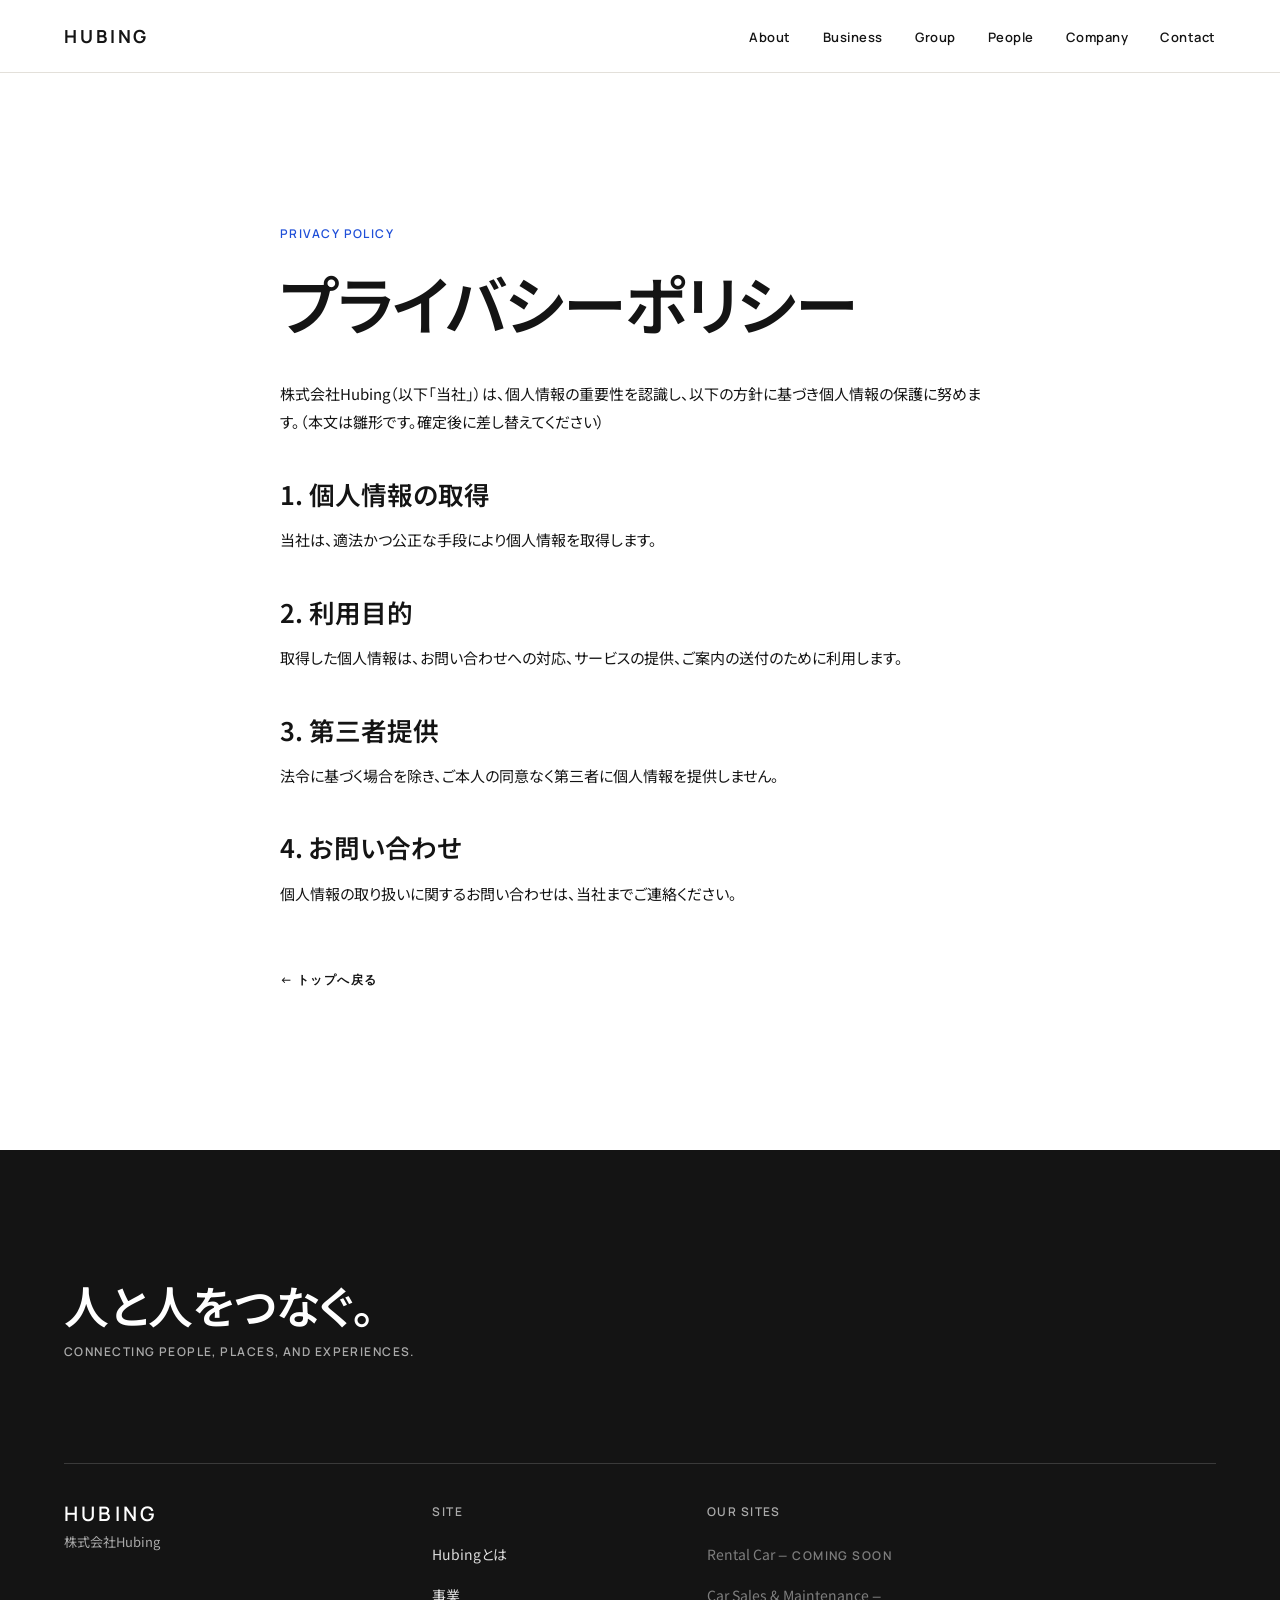
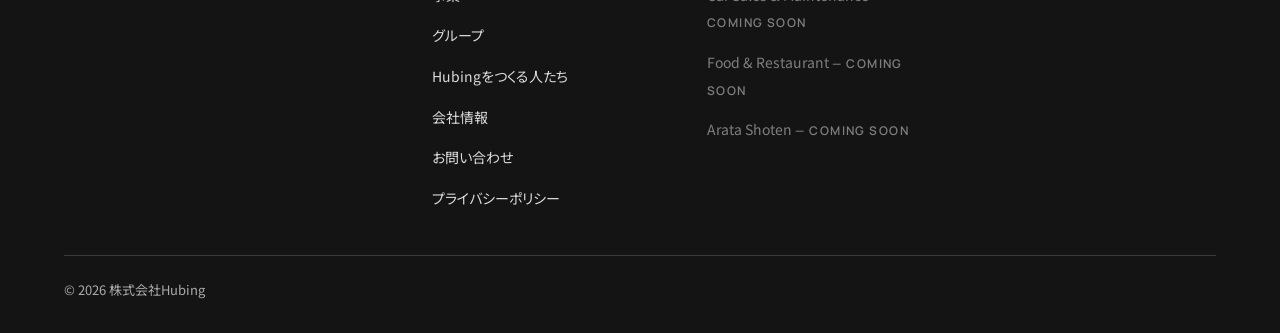
<file: privacy/index.html>
<!DOCTYPE html><html lang="ja"> <head><meta charset="utf-8"><meta name="viewport" content="width=device-width, initial-scale=1, viewport-fit=cover"><link rel="preconnect" href="https://fonts.googleapis.com"><link rel="preconnect" href="https://fonts.gstatic.com" crossorigin><link rel="stylesheet" href="https://fonts.googleapis.com/css2?family=Manrope:wght@400..800&family=Noto+Sans+JP:wght@300..700&display=swap"><title>プライバシーポリシー｜株式会社Hubing</title> <meta name="description" content="株式会社Hubingのプライバシーポリシーです。"> <link rel="canonical" href="https://hubing.jp/privacy/"> <meta name="robots" content="noindex, nofollow"> <meta property="og:type" content="website"> <meta property="og:site_name" content="株式会社Hubing"> <meta property="og:title" content="プライバシーポリシー｜株式会社Hubing"> <meta property="og:description" content="株式会社Hubingのプライバシーポリシーです。"> <meta property="og:url" content="https://hubing.jp/privacy/"> <meta property="og:image" content="https://hubing.jp/og/og-default.jpg"> <meta property="og:image:width" content="1200"> <meta property="og:image:height" content="630"> <meta property="og:locale" content="ja_JP"> <meta name="twitter:card" content="summary_large_image"> <meta name="twitter:title" content="プライバシーポリシー｜株式会社Hubing"> <meta name="twitter:description" content="株式会社Hubingのプライバシーポリシーです。"> <meta name="twitter:image" content="https://hubing.jp/og/og-default.jpg"> <link rel="icon" href="../favicon.svg" type="image/svg+xml"> <link rel="icon" href="../favicon-32.png" type="image/png" sizes="32x32"> <link rel="apple-touch-icon" href="../apple-touch-icon.png"> <meta name="theme-color" content="#141414"><script type="application/ld+json">{"@context":"https://schema.org","@type":"Organization","name":"株式会社Hubing","alternateName":"Hubing Inc.","url":"https://hubing.jp/","logo":"https://hubing.jp/apple-touch-icon.png","image":"https://hubing.jp/og/og-default.jpg","slogan":"人と人をつなぐ。","foundingDate":"2021-01","founder":[{"@type":"Person","name":"荒田 知宏","jobTitle":"代表取締役"},{"@type":"Person","name":"下里 博樹","jobTitle":"代表取締役"}]}</script><script type="application/ld+json">{"@context":"https://schema.org","@type":"WebSite","name":"株式会社Hubing","url":"https://hubing.jp/","inLanguage":"ja"}</script><script>document.documentElement.classList.add('js');</script><link rel="stylesheet" href="../assets/BaseLayout.BBFP4-Il.css"><style>.page[data-astro-cid-u6ohjolg]{padding-top:calc(var(--header-h) + var(--section-y))}.page__inner[data-astro-cid-u6ohjolg]{max-width:calc(var(--measure) + var(--gutter) * 2);gap:24px;display:grid}.page__label[data-astro-cid-u6ohjolg]{color:var(--color-accent)}.page__body[data-astro-cid-u6ohjolg]{gap:16px;margin-top:16px;display:grid}.page__body[data-astro-cid-u6ohjolg] h2[data-astro-cid-u6ohjolg]{margin-top:24px}.page__back[data-astro-cid-u6ohjolg]{margin-top:32px;padding:8px 0;display:inline-block}
</style></head> <body> <a href="#main" class="skip-link">本文へスキップ</a> <header class="header" data-header data-astro-cid-isef26zo> <div class="header__inner container" data-astro-cid-isef26zo> <a href="#top" class="header__logo t-en" aria-label="株式会社Hubing トップへ" data-astro-cid-isef26zo>HUBING</a> <nav class="header__nav" aria-label="ページ内ナビゲーション" data-astro-cid-isef26zo> <ul class="header__list" data-astro-cid-isef26zo> <li data-astro-cid-isef26zo><a href="#about" class="header__link t-en" data-astro-cid-isef26zo>About</a></li><li data-astro-cid-isef26zo><a href="#business" class="header__link t-en" data-astro-cid-isef26zo>Business</a></li><li data-astro-cid-isef26zo><a href="#group" class="header__link t-en" data-astro-cid-isef26zo>Group</a></li><li data-astro-cid-isef26zo><a href="#people" class="header__link t-en" data-astro-cid-isef26zo>People</a></li><li data-astro-cid-isef26zo><a href="#company" class="header__link t-en" data-astro-cid-isef26zo>Company</a></li><li data-astro-cid-isef26zo><a href="#hub" class="header__link t-en" data-astro-cid-isef26zo>Contact</a></li> </ul> </nav> <button class="header__menu" type="button" data-menu-button aria-expanded="false" aria-controls="mobile-menu" data-astro-cid-isef26zo> <span class="header__menu-label t-en" data-menu-label data-astro-cid-isef26zo>Menu</span> <span class="header__menu-icon" aria-hidden="true" data-astro-cid-isef26zo><i data-astro-cid-isef26zo></i><i data-astro-cid-isef26zo></i></span> </button> </div> </header> <div class="menu" id="mobile-menu" data-menu aria-hidden="true" data-astro-cid-imidouvt> <div class="menu__inner container" data-astro-cid-imidouvt> <nav aria-label="メニュー" data-astro-cid-imidouvt> <ol class="menu__list" data-astro-cid-imidouvt> <li data-astro-cid-imidouvt> <a href="#about" class="menu__link" data-astro-cid-imidouvt> <span class="menu__num t-num" data-astro-cid-imidouvt>01</span> <span class="menu__label t-en" data-astro-cid-imidouvt>About</span> <span class="menu__ja" data-astro-cid-imidouvt>Hubingとは</span> </a> </li><li data-astro-cid-imidouvt> <a href="#business" class="menu__link" data-astro-cid-imidouvt> <span class="menu__num t-num" data-astro-cid-imidouvt>02</span> <span class="menu__label t-en" data-astro-cid-imidouvt>Business</span> <span class="menu__ja" data-astro-cid-imidouvt>事業</span> </a> </li><li data-astro-cid-imidouvt> <a href="#group" class="menu__link" data-astro-cid-imidouvt> <span class="menu__num t-num" data-astro-cid-imidouvt>03</span> <span class="menu__label t-en" data-astro-cid-imidouvt>Group</span> <span class="menu__ja" data-astro-cid-imidouvt>グループ</span> </a> </li><li data-astro-cid-imidouvt> <a href="#people" class="menu__link" data-astro-cid-imidouvt> <span class="menu__num t-num" data-astro-cid-imidouvt>04</span> <span class="menu__label t-en" data-astro-cid-imidouvt>People</span> <span class="menu__ja" data-astro-cid-imidouvt>Hubingをつくる人たち</span> </a> </li><li data-astro-cid-imidouvt> <a href="#company" class="menu__link" data-astro-cid-imidouvt> <span class="menu__num t-num" data-astro-cid-imidouvt>05</span> <span class="menu__label t-en" data-astro-cid-imidouvt>Company</span> <span class="menu__ja" data-astro-cid-imidouvt>会社情報</span> </a> </li><li data-astro-cid-imidouvt> <a href="#hub" class="menu__link" data-astro-cid-imidouvt> <span class="menu__num t-num" data-astro-cid-imidouvt>06</span> <span class="menu__label t-en" data-astro-cid-imidouvt>Contact</span> <span class="menu__ja" data-astro-cid-imidouvt>お問い合わせ</span> </a> </li> </ol> </nav> <div class="menu__sites" data-astro-cid-imidouvt> <p class="t-label" data-astro-cid-imidouvt>Our Sites</p> <ul class="menu__site-list" data-astro-cid-imidouvt> <li data-astro-cid-imidouvt> <span class="menu__site is-soon" data-astro-cid-imidouvt>Rental Car <span class="t-label" data-astro-cid-imidouvt>Coming soon</span></span> </li><li data-astro-cid-imidouvt> <span class="menu__site is-soon" data-astro-cid-imidouvt>Car Sales &amp; Maintenance <span class="t-label" data-astro-cid-imidouvt>Coming soon</span></span> </li><li data-astro-cid-imidouvt> <span class="menu__site is-soon" data-astro-cid-imidouvt>Food &amp; Restaurant <span class="t-label" data-astro-cid-imidouvt>Coming soon</span></span> </li><li data-astro-cid-imidouvt> <span class="menu__site is-soon" data-astro-cid-imidouvt>Arata Shoten <span class="t-label" data-astro-cid-imidouvt>Coming soon</span></span> </li> </ul>  </div> </div> </div> <main id="main">  <section class="section page" data-astro-cid-u6ohjolg> <div class="container page__inner" data-astro-cid-u6ohjolg> <p class="t-label page__label" data-astro-cid-u6ohjolg>Privacy Policy</p> <h1 class="t-h1" data-astro-cid-u6ohjolg>プライバシーポリシー</h1> <div class="page__body" data-astro-cid-u6ohjolg> <p data-astro-cid-u6ohjolg>株式会社Hubing（以下「当社」）は、個人情報の重要性を認識し、以下の方針に基づき個人情報の保護に努めます。（本文は雛形です。確定後に差し替えてください）</p> <h2 class="t-h3" data-astro-cid-u6ohjolg>1. 個人情報の取得</h2> <p data-astro-cid-u6ohjolg>当社は、適法かつ公正な手段により個人情報を取得します。</p> <h2 class="t-h3" data-astro-cid-u6ohjolg>2. 利用目的</h2> <p data-astro-cid-u6ohjolg>取得した個人情報は、お問い合わせへの対応、サービスの提供、ご案内の送付のために利用します。</p> <h2 class="t-h3" data-astro-cid-u6ohjolg>3. 第三者提供</h2> <p data-astro-cid-u6ohjolg>法令に基づく場合を除き、ご本人の同意なく第三者に個人情報を提供しません。</p> <h2 class="t-h3" data-astro-cid-u6ohjolg>4. お問い合わせ</h2> <p data-astro-cid-u6ohjolg>個人情報の取り扱いに関するお問い合わせは、当社までご連絡ください。</p> </div> <a href="../index.html" class="page__back t-label" data-astro-cid-u6ohjolg>← トップへ戻る</a> </div> </section>  </main> <footer class="footer theme-dark" data-astro-cid-oenwriqq> <div class="container" data-astro-cid-oenwriqq> <div class="footer__top" data-astro-cid-oenwriqq> <p class="footer__tagline t-h2" data-reveal data-astro-cid-oenwriqq>人と人をつなぐ。</p> <p class="footer__tagline-en t-label" data-reveal data-astro-cid-oenwriqq>Connecting people, places, and experiences.</p> </div> <div class="footer__grid" data-astro-cid-oenwriqq> <div class="footer__brand" data-astro-cid-oenwriqq> <p class="footer__logo t-en" data-astro-cid-oenwriqq>HUBING</p> <p class="t-caption" data-astro-cid-oenwriqq>株式会社Hubing</p> </div> <nav class="footer__nav" aria-label="フッターナビゲーション" data-astro-cid-oenwriqq> <p class="t-label footer__nav-title" data-astro-cid-oenwriqq>Site</p> <ul data-astro-cid-oenwriqq> <li data-astro-cid-oenwriqq><a href="#about" class="footer__link" data-astro-cid-oenwriqq>Hubingとは</a></li><li data-astro-cid-oenwriqq><a href="#business" class="footer__link" data-astro-cid-oenwriqq>事業</a></li><li data-astro-cid-oenwriqq><a href="#group" class="footer__link" data-astro-cid-oenwriqq>グループ</a></li><li data-astro-cid-oenwriqq><a href="#people" class="footer__link" data-astro-cid-oenwriqq>Hubingをつくる人たち</a></li><li data-astro-cid-oenwriqq><a href="#company" class="footer__link" data-astro-cid-oenwriqq>会社情報</a></li><li data-astro-cid-oenwriqq><a href="#hub" class="footer__link" data-astro-cid-oenwriqq>お問い合わせ</a></li> <li data-astro-cid-oenwriqq><a href="../privacy/index.html" class="footer__link" data-astro-cid-oenwriqq>プライバシーポリシー</a></li> </ul> </nav> <nav class="footer__nav" aria-label="グループサイト" data-astro-cid-oenwriqq> <p class="t-label footer__nav-title" data-astro-cid-oenwriqq>Our Sites</p> <ul data-astro-cid-oenwriqq> <li data-astro-cid-oenwriqq> <span class="footer__link is-soon" data-astro-cid-oenwriqq>Rental Car<span class="t-label" data-astro-cid-oenwriqq> — Coming soon</span></span> </li><li data-astro-cid-oenwriqq> <span class="footer__link is-soon" data-astro-cid-oenwriqq>Car Sales &amp; Maintenance<span class="t-label" data-astro-cid-oenwriqq> — Coming soon</span></span> </li><li data-astro-cid-oenwriqq> <span class="footer__link is-soon" data-astro-cid-oenwriqq>Food &amp; Restaurant<span class="t-label" data-astro-cid-oenwriqq> — Coming soon</span></span> </li><li data-astro-cid-oenwriqq> <span class="footer__link is-soon" data-astro-cid-oenwriqq>Arata Shoten<span class="t-label" data-astro-cid-oenwriqq> — Coming soon</span></span> </li> </ul> </nav>  </div> <p class="footer__copy t-caption" data-astro-cid-oenwriqq>© 2026 株式会社Hubing</p> </div> </footer> <script type="module" src="../assets/BaseLayout.astro_assets_type_script_index_0_lang.CNokj3Yp.js"></script></body> </html>  <script>document.querySelector('[data-header]')?.classList.add('is-scrolled');</script>
</file>
<file: assets/BaseLayout.BBFP4-Il.css>
:root{--color-white:#fff;--color-warm:#f4f2ee;--color-ink:#141414;--color-ink-soft:#2a2a2a;--color-gray:#6e6e6e;--color-gray-light:#a3a19c;--color-line:#e3e0da;--color-accent:#1f4fd8;--color-accent-soft:#1f4fd81f;--color-green-bg:#0f1a16;--color-green:#3c6b5a;--color-green-text:#9fc2b4;--bg:var(--color-white);--bg-alt:var(--color-warm);--fg:var(--color-ink);--fg-muted:var(--color-gray);--line:var(--color-line);--on-image:#fff;--font-ja:"Noto Sans JP Variable", "Noto Sans JP", "Hiragino Kaku Gothic ProN", "Hiragino Sans", "Yu Gothic", sans-serif;--font-en:"Manrope Variable", "Manrope", "Helvetica Neue", Arial, sans-serif;--text-display:clamp(2.75rem, 8vw, 8rem);--text-h1:clamp(2.125rem, 5vw, 5rem);--text-h2:clamp(1.625rem, 3.5vw, 3.5rem);--text-h3:clamp(1.375rem, 2vw, 2rem);--text-lead:clamp(1rem, 1.2vw, 1.125rem);--text-body:clamp(.9375rem, 1vw, 1rem);--text-label:.75rem;--text-caption:.8125rem;--leading-tight:1.05;--leading-heading:1.2;--leading-body:1.9;--tracking-display:-.02em;--tracking-label:.12em;--space-1:4px;--space-2:8px;--space-3:12px;--space-4:16px;--space-5:24px;--space-6:32px;--space-7:48px;--space-8:64px;--space-9:96px;--space-10:128px;--space-11:192px;--section-y:clamp(80px, 12vw, 200px);--gutter:20px;--container:1440px;--measure:720px;--ease-out:cubic-bezier(.22, 1, .36, 1);--dur-fast:.2s;--dur-base:.6s;--dur-slow:.9s;--header-h:64px;--button-h:52px;--radius-pill:999px;--z-header:50;--z-menu:60}@media (width>=768px){:root{--gutter:40px}}@media (width>=1024px){:root{--gutter:64px;--header-h:72px;--button-h:48px}}@media (width>=1440px){:root{--gutter:96px}}.theme-dark{--bg:var(--color-ink);--bg-alt:var(--color-ink-soft);--fg:#fff;--fg-muted:#ffffffa3;--line:#ffffff29}.theme-green{--bg:var(--color-green-bg);--bg-alt:#16261f;--fg:#fff;--fg-muted:var(--color-green-text);--line:#ffffff24;--color-accent:#9fc2b4;--color-accent-soft:#9fc2b429}*,:before,:after{box-sizing:border-box}html{-webkit-text-size-adjust:100%;scroll-behavior:smooth;scroll-padding-top:var(--header-h)}@media (prefers-reduced-motion:reduce){html{scroll-behavior:auto}}body{background:var(--bg);color:var(--fg);font-family:var(--font-ja);font-size:var(--text-body);line-height:var(--leading-body);font-feature-settings:"palt" 1;-webkit-font-smoothing:antialiased;-moz-osx-font-smoothing:grayscale;margin:0;overflow-x:clip}body.is-locked{overflow:hidden}h1,h2,h3,h4,p,figure,dl,dd{margin:0}ul,ol{margin:0;padding:0;list-style:none}img,picture,video{max-width:100%;height:auto;display:block}button{font:inherit;color:inherit;cursor:pointer;background:0 0;border:0;padding:0}a{color:inherit;text-decoration:none}address{font-style:normal}:focus-visible{outline:2px solid var(--color-accent);outline-offset:4px;border-radius:2px}:focus:not(:focus-visible){outline:none}.skip-link{left:var(--gutter);z-index:100;background:var(--color-ink);color:#fff;font-family:var(--font-en);padding:12px 16px;font-size:14px;position:absolute;top:-100px}.skip-link:focus{top:12px}.visually-hidden{clip:rect(0 0 0 0);white-space:nowrap;border:0;width:1px;height:1px;margin:-1px;padding:0;overflow:hidden;position:absolute!important}::selection{background:var(--color-accent);color:#fff}.t-display{font-family:var(--font-ja);font-size:var(--text-display);font-weight:600;line-height:var(--leading-tight);letter-spacing:var(--tracking-display)}.t-display,.t-h1,.t-h2,.t-h3{word-break:auto-phrase}.t-h1{font-size:var(--text-h1);letter-spacing:-.015em;font-weight:600;line-height:1.15}.t-h2{font-size:var(--text-h2);font-weight:600;line-height:var(--leading-heading);letter-spacing:-.01em}.t-h3{font-size:var(--text-h3);font-weight:600;line-height:1.3}.t-lead{font-size:var(--text-lead);line-height:var(--leading-body);max-width:var(--measure)}.t-body{font-size:var(--text-body);max-width:var(--measure)}.t-muted{color:var(--fg-muted)}.t-caption{font-size:var(--text-caption);color:var(--fg-muted);line-height:1.6}.t-label{font-family:var(--font-en);font-size:var(--text-label);letter-spacing:var(--tracking-label);text-transform:uppercase;font-weight:600;line-height:1.4}.t-en{font-family:var(--font-en);letter-spacing:-.02em;font-weight:600;line-height:1}.t-num{font-family:var(--font-en);font-variant-numeric:tabular-nums}.container{width:100%;max-width:var(--container);padding-inline:var(--gutter);margin-inline:auto}.section{padding-block:var(--section-y);background:var(--bg);color:var(--fg);position:relative}.section--flush{padding-block:0}.section--alt{--bg:var(--color-warm)}.section-head{gap:var(--space-4);margin-bottom:clamp(40px,6vw,96px);display:grid}.section-head .t-label{color:var(--color-accent)}.section-head .t-label:before{content:"";vertical-align:middle;background:currentColor;width:24px;height:1px;margin-right:12px;display:inline-block}.grid{gap:var(--space-4);grid-template-columns:repeat(4,1fr);display:grid}@media (width>=768px){.grid{gap:var(--space-5);grid-template-columns:repeat(8,1fr)}}@media (width>=1024px){.grid{gap:var(--space-6);grid-template-columns:repeat(12,1fr)}}.photo{background:var(--color-warm);position:relative;overflow:hidden}.photo img,.photo picture{object-fit:cover;width:100%;height:100%}.photo--3x4{aspect-ratio:3/4}.photo--4x5{aspect-ratio:4/5}.photo--3x2{aspect-ratio:3/2}.photo--16x9{aspect-ratio:16/9}.photo--21x9{aspect-ratio:21/9}html.js [data-reveal]{opacity:0;transition:opacity var(--dur-base) var(--ease-out), transform var(--dur-base) var(--ease-out);transition-delay:var(--reveal-delay,0s);transform:translateY(16px)}html.js [data-reveal].is-visible{opacity:1;transform:none}html.js [data-scale-in] img{transition:transform var(--dur-slow) var(--ease-out);transform:scale(1.06)}html.js [data-scale-in].is-visible img{transform:scale(1)}@media (prefers-reduced-motion:reduce){html.js [data-reveal]{opacity:1;transition:none;transform:none}html.js [data-scale-in] img{transition:none;transform:none}}.header[data-astro-cid-isef26zo]{z-index:var(--z-header);height:var(--header-h);color:#fff;transition:background var(--dur-base) var(--ease-out), color var(--dur-base) var(--ease-out), box-shadow var(--dur-base) var(--ease-out);position:fixed;inset:0 0 auto}.header[data-astro-cid-isef26zo].is-scrolled{color:var(--color-ink);backdrop-filter:saturate(180%)blur(16px);box-shadow:0 1px 0 var(--color-line);background:#ffffffd1}.header[data-astro-cid-isef26zo].is-scrolled.is-on-dark{color:#fff;box-shadow:none;backdrop-filter:none;background:0 0}.header[data-astro-cid-isef26zo].is-menu-open{z-index:calc(var(--z-menu) + 1);color:var(--color-ink);box-shadow:none;backdrop-filter:none;background:0 0}.header__inner[data-astro-cid-isef26zo]{justify-content:space-between;align-items:center;height:100%;display:flex}.header__logo[data-astro-cid-isef26zo]{letter-spacing:.16em;font-size:18px;font-weight:700}.header__nav[data-astro-cid-isef26zo]{display:none}.header__list[data-astro-cid-isef26zo]{gap:32px;display:flex}.header__link[data-astro-cid-isef26zo]{letter-spacing:.04em;padding:8px 0;font-size:13px;font-weight:600;position:relative}.header__link[data-astro-cid-isef26zo]:after{content:"";transform-origin:100%;width:100%;height:1px;transition:transform var(--dur-base) var(--ease-out);background:currentColor;position:absolute;bottom:4px;left:0;transform:scaleX(0)}.header__link[data-astro-cid-isef26zo]:hover:after{transform-origin:0;transform:scaleX(1)}.header__menu[data-astro-cid-isef26zo]{align-items:center;gap:12px;min-height:44px;padding:0 4px 0 12px;display:inline-flex}.header__menu-label[data-astro-cid-isef26zo]{letter-spacing:.08em;font-size:13px;font-weight:600}.header__menu-icon[data-astro-cid-isef26zo]{width:24px;height:24px;display:block;position:relative}.header__menu-icon[data-astro-cid-isef26zo] i[data-astro-cid-isef26zo]{height:1.5px;transition:transform var(--dur-base) var(--ease-out), top var(--dur-base) var(--ease-out);background:currentColor;position:absolute;left:2px;right:2px}.header__menu-icon[data-astro-cid-isef26zo] i[data-astro-cid-isef26zo]:first-child{top:8px}.header__menu-icon[data-astro-cid-isef26zo] i[data-astro-cid-isef26zo]:last-child{top:15px}.header[data-astro-cid-isef26zo][aria-expanded=true] .header__menu-icon[data-astro-cid-isef26zo] i[data-astro-cid-isef26zo],.header__menu[data-astro-cid-isef26zo][aria-expanded=true] .header__menu-icon[data-astro-cid-isef26zo] i[data-astro-cid-isef26zo]:first-child{top:11.5px;transform:rotate(45deg)}.header__menu[data-astro-cid-isef26zo][aria-expanded=true] .header__menu-icon[data-astro-cid-isef26zo] i[data-astro-cid-isef26zo]:last-child{top:11.5px;transform:rotate(-45deg)}@media (width>=1024px){.header__nav[data-astro-cid-isef26zo]{display:block}.header__menu[data-astro-cid-isef26zo]{display:none}}.menu[data-astro-cid-imidouvt]{z-index:var(--z-menu);background:var(--color-white);color:var(--color-ink);opacity:0;visibility:hidden;transition:opacity var(--dur-base) var(--ease-out), visibility 0s linear var(--dur-base);position:fixed;inset:0;overflow-y:auto}.menu[data-astro-cid-imidouvt].is-open{opacity:1;visibility:visible;transition-delay:0s}.menu__inner[data-astro-cid-imidouvt]{min-height:100%;padding-top:calc(var(--header-h) + 24px);flex-direction:column;justify-content:space-between;gap:48px;padding-bottom:40px;display:flex}.menu__list[data-astro-cid-imidouvt]{display:grid}.menu__link[data-astro-cid-imidouvt]{border-bottom:1px solid var(--color-line);opacity:0;min-height:56px;transition:transform var(--dur-base) var(--ease-out), opacity var(--dur-base) var(--ease-out);grid-template-columns:40px 1fr;align-items:baseline;column-gap:8px;padding:14px 0;display:grid;transform:translateY(12px)}.menu[data-astro-cid-imidouvt].is-open .menu__link[data-astro-cid-imidouvt]{opacity:1;transform:none}.menu[data-astro-cid-imidouvt].is-open li[data-astro-cid-imidouvt]:nth-child(2) .menu__link[data-astro-cid-imidouvt]{transition-delay:40ms}.menu[data-astro-cid-imidouvt].is-open li[data-astro-cid-imidouvt]:nth-child(3) .menu__link[data-astro-cid-imidouvt]{transition-delay:80ms}.menu[data-astro-cid-imidouvt].is-open li[data-astro-cid-imidouvt]:nth-child(4) .menu__link[data-astro-cid-imidouvt]{transition-delay:.12s}.menu[data-astro-cid-imidouvt].is-open li[data-astro-cid-imidouvt]:nth-child(5) .menu__link[data-astro-cid-imidouvt]{transition-delay:.16s}.menu[data-astro-cid-imidouvt].is-open li[data-astro-cid-imidouvt]:nth-child(6) .menu__link[data-astro-cid-imidouvt]{transition-delay:.2s}.menu__num[data-astro-cid-imidouvt]{color:var(--color-accent);font-size:12px}.menu__label[data-astro-cid-imidouvt]{letter-spacing:-.02em;font-size:32px}.menu__ja[data-astro-cid-imidouvt]{color:var(--color-gray);grid-column:2;font-size:12px}.menu__sites[data-astro-cid-imidouvt]{gap:16px;display:grid}.menu__sites[data-astro-cid-imidouvt] .t-label[data-astro-cid-imidouvt]{color:var(--color-gray)}.menu__site-list[data-astro-cid-imidouvt]{gap:4px;display:grid}.menu__site[data-astro-cid-imidouvt]{min-height:44px;font-family:var(--font-en);align-items:center;gap:8px;font-size:16px;font-weight:600;display:inline-flex}.menu__site[data-astro-cid-imidouvt].is-soon{color:var(--color-gray-light)}.menu__site[data-astro-cid-imidouvt].is-soon .t-label[data-astro-cid-imidouvt]{font-size:10px}.menu__sns[data-astro-cid-imidouvt]{gap:20px;display:flex}.menu__sns[data-astro-cid-imidouvt] a[data-astro-cid-imidouvt]{padding:8px 0;display:inline-block}@media (prefers-reduced-motion:reduce){.menu[data-astro-cid-imidouvt],.menu__link[data-astro-cid-imidouvt]{transition:none}}.footer[data-astro-cid-oenwriqq]{background:var(--bg);color:var(--fg);padding-block:clamp(64px,10vw,140px) 32px}.footer__top[data-astro-cid-oenwriqq]{gap:12px;padding-bottom:clamp(48px,8vw,120px);display:grid}.footer__tagline-en[data-astro-cid-oenwriqq]{color:var(--fg-muted)}.footer__grid[data-astro-cid-oenwriqq]{border-top:1px solid var(--line);border-bottom:1px solid var(--line);gap:40px;padding-block:40px;display:grid}.footer__logo[data-astro-cid-oenwriqq]{letter-spacing:.16em;margin-bottom:8px;font-size:20px}.footer__nav[data-astro-cid-oenwriqq] ul[data-astro-cid-oenwriqq]{gap:6px;display:grid}.footer__nav-title[data-astro-cid-oenwriqq]{color:var(--fg-muted);margin-bottom:16px}.footer__link[data-astro-cid-oenwriqq]{color:var(--fg);opacity:.85;transition:opacity var(--dur-fast);padding:4px 0;font-size:14px;display:inline-block}.footer__link[data-astro-cid-oenwriqq]:hover{opacity:1}.footer__link[data-astro-cid-oenwriqq].is-soon{opacity:.45}.footer__copy[data-astro-cid-oenwriqq]{color:var(--fg-muted);margin-top:24px}@media (width>=768px){.footer__grid[data-astro-cid-oenwriqq]{grid-template-columns:1.4fr 1fr 1fr 1fr}}.sindex[data-astro-cid-axewofc6]{left:var(--gutter);z-index:40;letter-spacing:.1em;color:#fff;mix-blend-mode:difference;transition:opacity var(--dur-base) var(--ease-out);font-size:12px;display:none;position:fixed;bottom:28px}.sindex[data-astro-cid-axewofc6].is-hidden{opacity:0}.sindex__sep[data-astro-cid-axewofc6]{opacity:.5}@media (width>=1024px){.sindex[data-astro-cid-axewofc6]{display:block}}
</file>
<file: assets/index._hzsJ2km.css>
@layer astro.images{:where([data-astro-image]){height:auto}:where([data-astro-image=full-width]){width:100%}:where([data-astro-image=constrained]){max-width:100%}[data-astro-image-fit=fill]{object-fit:fill}[data-astro-image-fit=contain]{object-fit:contain}[data-astro-image-fit=cover]{object-fit:cover}[data-astro-image-fit=scale-down]{object-fit:scale-down}[data-astro-image-pos=top]{object-position:top}[data-astro-image-pos=bottom]{object-position:bottom}[data-astro-image-pos=left]{object-position:left}[data-astro-image-pos=right]{object-position:right}[data-astro-image-pos=center]{object-position:center}[data-astro-image-pos=top-left]{object-position:top left}[data-astro-image-pos=top-right]{object-position:top right}[data-astro-image-pos=top-center]{object-position:top center}[data-astro-image-pos=bottom-left]{object-position:bottom left}[data-astro-image-pos=bottom-right]{object-position:bottom right}[data-astro-image-pos=bottom-center]{object-position:bottom center}[data-astro-image-pos=left-top]{object-position:left top}[data-astro-image-pos=left-bottom]{object-position:left bottom}[data-astro-image-pos=left-center]{object-position:left center}[data-astro-image-pos=right-top]{object-position:right top}[data-astro-image-pos=right-bottom]{object-position:right bottom}[data-astro-image-pos=right-center]{object-position:right center}[data-astro-image-pos=center-top]{object-position:center top}[data-astro-image-pos=center-bottom]{object-position:center bottom}[data-astro-image-pos=center-left]{object-position:center left}[data-astro-image-pos=center-right]{object-position:center right}}.hero[data-astro-cid-yodha2z4]{color:#fff;background:var(--color-ink);align-items:flex-end;height:100svh;min-height:560px;display:flex;position:relative;overflow:hidden}@media (width>=1024px){.hero[data-astro-cid-yodha2z4]{height:100vh}}.hero__media[data-astro-cid-yodha2z4]{will-change:transform;position:absolute;inset:-14% 0 0}.hero__media[data-astro-cid-yodha2z4] picture,.hero__media[data-astro-cid-yodha2z4] img,.hero__video[data-astro-cid-yodha2z4]{object-fit:cover;width:100%;height:100%;position:absolute;inset:0}.hero__video[data-astro-cid-yodha2z4]{opacity:0;transition:opacity 1.2s var(--ease-out)}.hero__video[data-astro-cid-yodha2z4].is-ready{opacity:1}.hero__shade[data-astro-cid-yodha2z4]{background:linear-gradient(#00000059 0%,#0000 30%,#0000008c 100%);position:absolute;inset:0}.hero__content[data-astro-cid-yodha2z4]{z-index:1;gap:clamp(16px,2vw,28px);padding-bottom:clamp(72px,12vh,140px);display:grid;position:relative}.hero__label[data-astro-cid-yodha2z4]{opacity:.85}.hero__label-sub[data-astro-cid-yodha2z4]{opacity:.6;letter-spacing:.08em;text-transform:none}.hero__title[data-astro-cid-yodha2z4]{color:#fff}.hero__line[data-astro-cid-yodha2z4]{margin-bottom:-.06em;padding-bottom:.06em;display:block;overflow:hidden}.hero__word[data-astro-cid-yodha2z4]{display:block}.hero__sub[data-astro-cid-yodha2z4]{letter-spacing:-.01em;opacity:.9;font-size:clamp(1rem,1.6vw,1.5rem);font-weight:500}.hero__lead[data-astro-cid-yodha2z4]{max-width:36em;font-size:var(--text-body);opacity:.8}.hero__scroll[data-astro-cid-yodha2z4]{right:var(--gutter);z-index:1;opacity:.8;align-items:center;gap:12px;min-height:44px;display:inline-flex;position:absolute;bottom:28px}.hero__scroll[data-astro-cid-yodha2z4] i[data-astro-cid-yodha2z4]{transform-origin:0;background:#fff;width:48px;height:1px;display:block}html.js .hero__word[data-astro-cid-yodha2z4]{animation:hero-up 1.1s var(--ease-out) forwards .15s;transform:translateY(110%)}html.js .hero__line[data-astro-cid-yodha2z4]:nth-child(2) .hero__word[data-astro-cid-yodha2z4]{animation-delay:.3s}html.js .hero__label[data-astro-cid-yodha2z4],html.js .hero__sub[data-astro-cid-yodha2z4],html.js .hero__lead[data-astro-cid-yodha2z4],html.js .hero__scroll[data-astro-cid-yodha2z4]{opacity:0;animation:hero-fade 1s var(--ease-out) forwards .9s}html.js .hero__scroll[data-astro-cid-yodha2z4] i[data-astro-cid-yodha2z4]{animation:hero-line 2.4s var(--ease-out) infinite 1.6s}@keyframes hero-up{to{transform:none}}@keyframes hero-fade{to{opacity:.85}}@keyframes hero-line{0%{transform:scaleX(0)}40%{transform-origin:0;transform:scaleX(1)}41%{transform-origin:100%}to{transform-origin:100%;transform:scaleX(0)}}@media (prefers-reduced-motion:reduce){html.js .hero__word[data-astro-cid-yodha2z4],html.js .hero__label[data-astro-cid-yodha2z4],html.js .hero__sub[data-astro-cid-yodha2z4],html.js .hero__lead[data-astro-cid-yodha2z4],html.js .hero__scroll[data-astro-cid-yodha2z4],html.js .hero__scroll[data-astro-cid-yodha2z4] i[data-astro-cid-yodha2z4]{opacity:.85;animation:none;transform:none}html.js .hero__word[data-astro-cid-yodha2z4]{opacity:1}}.about__grid[data-astro-cid-5gtlsymu]{gap:clamp(40px,6vw,96px);display:grid}.about__head[data-astro-cid-5gtlsymu]{align-content:start;gap:20px;display:grid}.about__head[data-astro-cid-5gtlsymu] .t-label[data-astro-cid-5gtlsymu]{color:var(--color-accent)}.about__title[data-astro-cid-5gtlsymu]{letter-spacing:-.015em;word-break:auto-phrase;font-size:clamp(1.75rem,3.4vw,3.25rem);font-weight:600;line-height:1.3}.about__body[data-astro-cid-5gtlsymu]{gap:clamp(32px,4vw,56px);display:grid}.about__words[data-astro-cid-5gtlsymu]{border-left:1px solid var(--line);padding-left:clamp(20px,3vw,40px);display:grid}.about__word[data-astro-cid-5gtlsymu]{align-items:baseline;gap:16px;padding:10px 0;display:flex}.about__word-en[data-astro-cid-5gtlsymu]{color:var(--fg-muted)}.about__word--last[data-astro-cid-5gtlsymu] .about__word-ja[data-astro-cid-5gtlsymu]{color:var(--color-accent)}.about__facts[data-astro-cid-5gtlsymu]{border-top:1px solid var(--line);grid-template-columns:repeat(2,1fr);gap:24px;margin-top:clamp(56px,8vw,120px);padding-top:32px;display:grid}.about__fact[data-astro-cid-5gtlsymu]{gap:8px;display:grid}.about__fact-label[data-astro-cid-5gtlsymu]{color:var(--fg-muted)}.about__fact-value[data-astro-cid-5gtlsymu]{letter-spacing:-.02em;font-size:clamp(1.5rem,2.4vw,2.25rem);font-weight:600;line-height:1}.about__fact-unit[data-astro-cid-5gtlsymu]{color:var(--fg-muted);margin-left:6px;font-size:.5em;font-weight:500}@media (width>=1024px){.about__grid[data-astro-cid-5gtlsymu]{grid-template-columns:6fr 1fr 5fr}.about__body[data-astro-cid-5gtlsymu]{grid-column:3}.about__facts[data-astro-cid-5gtlsymu]{grid-template-columns:repeat(4,1fr)}}.btn[data-astro-cid-j6ocf6pu]{min-height:var(--button-h);border:1px solid var(--fg);border-radius:var(--radius-pill);white-space:nowrap;transition:background var(--dur-fast) var(--ease-out), color var(--dur-fast) var(--ease-out), transform var(--dur-fast) var(--ease-out);align-items:center;gap:12px;padding:0 24px 0 28px;font-size:15px;line-height:1;display:inline-flex}.btn--solid[data-astro-cid-j6ocf6pu]{background:var(--fg);color:var(--bg)}.btn--outline[data-astro-cid-j6ocf6pu]{color:var(--fg);background:0 0}.btn__label[data-astro-cid-j6ocf6pu]{letter-spacing:0;font-size:15px}.btn__ja[data-astro-cid-j6ocf6pu]{color:inherit;opacity:.7;font-size:12px}.btn__arrow[data-astro-cid-j6ocf6pu]{font-family:var(--font-en);transition:transform var(--dur-fast) var(--ease-out)}.btn__soon[data-astro-cid-j6ocf6pu]{border-radius:var(--radius-pill);background:var(--color-accent-soft);color:inherit;margin-left:4px;padding:4px 8px;font-size:10px}@media (hover:hover){.btn[data-astro-cid-j6ocf6pu]:not(.is-disabled):hover{transform:translateY(-1px)}.btn--solid[data-astro-cid-j6ocf6pu]:not(.is-disabled):hover{background:var(--color-accent);border-color:var(--color-accent);color:#fff}.btn--outline[data-astro-cid-j6ocf6pu]:not(.is-disabled):hover{background:var(--fg);color:var(--bg)}.btn[data-astro-cid-j6ocf6pu]:not(.is-disabled):hover .btn__arrow[data-astro-cid-j6ocf6pu]{transform:translate(3px,-1px)}}.btn[data-astro-cid-j6ocf6pu].is-disabled{opacity:.55;cursor:not-allowed;color:var(--fg);background:0 0;border-style:dashed}.btn[data-astro-cid-j6ocf6pu].is-disabled .btn__arrow[data-astro-cid-j6ocf6pu]{display:none}@media (width<=767px){.btn[data-astro-cid-j6ocf6pu]{justify-content:center;width:100%;padding-inline:20px}.btn__ja[data-astro-cid-j6ocf6pu]{display:none}}.is-center[data-astro-cid-6j3riaey]{text-align:center;justify-items:center}.is-center[data-astro-cid-6j3riaey] .t-label[data-astro-cid-6j3riaey]:before{display:none}.business__intro[data-astro-cid-o5c6obni]{padding-block:var(--section-y) clamp(40px, 6vw, 80px)}.stack[data-astro-cid-o5c6obni]{position:relative}.panel[data-astro-cid-o5c6obni]{background:var(--color-ink);color:#fff;height:85svh;min-height:540px;position:relative;overflow:hidden}@media (width>=1024px){.panel[data-astro-cid-o5c6obni]{height:100vh;min-height:640px;position:sticky;top:0}}.panel__media[data-astro-cid-o5c6obni]{transform-origin:50%;will-change:transform;position:absolute;inset:0}.panel__zoom[data-astro-cid-o5c6obni]{position:absolute;inset:0}.panel__zoom[data-astro-cid-o5c6obni] picture,.panel__zoom[data-astro-cid-o5c6obni] img{object-fit:cover;width:100%;height:100%;position:absolute;inset:0}.panel__shade[data-astro-cid-o5c6obni]{opacity:0;pointer-events:none;background:#000;position:absolute;inset:0}.panel__gradient[data-astro-cid-o5c6obni]{pointer-events:none;background:linear-gradient(#00000026 0%,#0000 30%,#0000009e 100%);position:absolute;inset:0}.panel__link[data-astro-cid-o5c6obni]{z-index:1;position:absolute;inset:0}.panel__index[data-astro-cid-o5c6obni]{right:var(--gutter);top:calc(var(--header-h) + 20px);z-index:2;letter-spacing:.1em;opacity:.7;font-size:12px;position:absolute}.panel__content[data-astro-cid-o5c6obni]{z-index:2;pointer-events:none;gap:14px;padding-bottom:clamp(32px,6vw,88px);display:grid;position:absolute;bottom:0;left:0;right:0}.panel__content[data-astro-cid-o5c6obni]>[data-astro-cid-o5c6obni]{pointer-events:auto}.panel__label[data-astro-cid-o5c6obni]{opacity:.85}.panel__title[data-astro-cid-o5c6obni]{font-size:clamp(2.25rem,7vw,6.5rem)}.panel__headline[data-astro-cid-o5c6obni]{max-width:20em}.panel__body[data-astro-cid-o5c6obni]{opacity:.85;max-width:34em}.panel__cta[data-astro-cid-o5c6obni]{margin-top:10px}@media (hover:hover) and (width>=1024px){.panel__zoom[data-astro-cid-o5c6obni]{transition:transform var(--dur-slow) var(--ease-out)}.panel[data-astro-cid-o5c6obni]:hover .panel__zoom[data-astro-cid-o5c6obni]{transform:scale(1.03)}}@media (width>=1024px){.panel__content[data-astro-cid-o5c6obni]{grid-template-columns:minmax(0,7fr) minmax(0,5fr);align-items:end;column-gap:32px}.panel__label[data-astro-cid-o5c6obni],.panel__title[data-astro-cid-o5c6obni],.panel__headline[data-astro-cid-o5c6obni],.panel__body[data-astro-cid-o5c6obni]{grid-column:1}.panel__cta[data-astro-cid-o5c6obni]{grid-area:1/2/span 5;place-self:end}}.group[data-astro-cid-vgqvhazx]{background:var(--bg);color:var(--fg)}.group__hero[data-astro-cid-vgqvhazx]{align-items:flex-end;height:70svh;min-height:420px;display:flex;position:relative;overflow:hidden}@media (width>=1024px){.group__hero[data-astro-cid-vgqvhazx]{height:85vh}}.group__hero-media[data-astro-cid-vgqvhazx]{will-change:transform;position:absolute;inset:-10% 0}.group__hero-media[data-astro-cid-vgqvhazx] picture,.group__hero-media[data-astro-cid-vgqvhazx] img{object-fit:cover;width:100%;height:100%;position:absolute;inset:0}.group__hero-shade[data-astro-cid-vgqvhazx]{background:linear-gradient(#0f1a1633 0%,#0f1a1600 35%,#0f1a16e6 100%);position:absolute;inset:0}.group__hero-content[data-astro-cid-vgqvhazx]{gap:16px;padding-bottom:clamp(40px,7vw,96px);display:grid;position:relative}.group__hero-content[data-astro-cid-vgqvhazx] .t-label[data-astro-cid-vgqvhazx]{color:var(--color-accent)}.group__body[data-astro-cid-vgqvhazx]{padding-block:clamp(56px, 8vw, 120px) var(--section-y)}.group__intro[data-astro-cid-vgqvhazx]{gap:32px;padding-bottom:clamp(56px,8vw,120px);display:grid}.group__intro-name[data-astro-cid-vgqvhazx]{gap:8px;display:grid}.group__intro-name[data-astro-cid-vgqvhazx] .t-label[data-astro-cid-vgqvhazx]{color:var(--color-accent)}.story[data-astro-cid-vgqvhazx]{gap:40px;display:grid}.story__media[data-astro-cid-vgqvhazx]{display:none}.story__steps[data-astro-cid-vgqvhazx]{gap:clamp(48px,8vw,96px);display:grid}.story__step[data-astro-cid-vgqvhazx]{gap:14px;display:grid}.story__step-label[data-astro-cid-vgqvhazx]{color:var(--color-accent)}.story__step-image[data-astro-cid-vgqvhazx]{margin-bottom:8px}.group__cta[data-astro-cid-vgqvhazx]{border-top:1px solid var(--line);gap:24px;margin-top:clamp(64px,10vw,140px);padding-top:40px;display:grid}@media (width>=1024px){.group__intro[data-astro-cid-vgqvhazx]{grid-template-columns:5fr 1fr 6fr}.group__intro-text[data-astro-cid-vgqvhazx]{grid-column:3}.story[data-astro-cid-vgqvhazx]{grid-template-columns:5fr 1fr 6fr}.story__media[data-astro-cid-vgqvhazx]{grid-column:1;display:block}.story__sticky[data-astro-cid-vgqvhazx]{top:calc(var(--header-h) + 40px);aspect-ratio:4/5;background:var(--bg-alt);position:sticky;overflow:hidden}.story__image[data-astro-cid-vgqvhazx]{opacity:0;transition:opacity var(--dur-slow) var(--ease-out), transform 1.4s var(--ease-out);position:absolute;inset:0;transform:scale(1.04)}.story__image[data-astro-cid-vgqvhazx].is-active{opacity:1;transform:none}.story__image[data-astro-cid-vgqvhazx] picture,.story__image[data-astro-cid-vgqvhazx] img{object-fit:cover;width:100%;height:100%;position:absolute;inset:0}.story__steps[data-astro-cid-vgqvhazx]{grid-column:3;gap:0}.story__step[data-astro-cid-vgqvhazx]{opacity:.35;min-height:70vh;transition:opacity var(--dur-base) var(--ease-out);align-content:center;padding-block:10vh}.story__step[data-astro-cid-vgqvhazx].is-active{opacity:1}.story__step-image[data-astro-cid-vgqvhazx]{display:none}.group__cta[data-astro-cid-vgqvhazx]{grid-template-columns:1fr auto;align-items:center}}@media (prefers-reduced-motion:reduce){.story__step[data-astro-cid-vgqvhazx]{opacity:1}.story__image[data-astro-cid-vgqvhazx]{transition:none}}.people[data-astro-cid-3ayzyhol]{overflow:clip}.candids[data-astro-cid-3ayzyhol]{padding-inline:var(--gutter)}.candids__band[data-astro-cid-3ayzyhol]{grid-template-columns:repeat(2,1fr);align-items:start;gap:12px;display:grid}.candid[data-astro-cid-3ayzyhol]:nth-child(2n){margin-top:32px}.candid__caption[data-astro-cid-3ayzyhol]{margin-top:8px}@media (width>=768px){.candids__band[data-astro-cid-3ayzyhol]{grid-template-columns:repeat(3,1fr);gap:20px}.candid[data-astro-cid-3ayzyhol]:nth-child(2n){margin-top:48px}}@media (width>=1024px){.candids[data-astro-cid-3ayzyhol]{padding-inline:0;padding-left:var(--gutter)}.candids__band[data-astro-cid-3ayzyhol]{will-change:transform;align-items:flex-end;gap:32px;width:max-content;display:flex}.candid[data-astro-cid-3ayzyhol].is-landscape{width:32vw}.candid[data-astro-cid-3ayzyhol].is-portrait{width:20vw}.candid[data-astro-cid-3ayzyhol]:nth-child(2n){margin-top:0;margin-bottom:64px}}@media (width>=1024px) and (prefers-reduced-motion:reduce){.candids[data-astro-cid-3ayzyhol]{padding-inline:var(--gutter)}.candids__band[data-astro-cid-3ayzyhol]{will-change:auto;grid-template-columns:repeat(3,minmax(0,1fr));align-items:start;gap:20px;width:auto;display:grid}.candid[data-astro-cid-3ayzyhol].is-landscape,.candid[data-astro-cid-3ayzyhol].is-portrait{width:auto}.candid[data-astro-cid-3ayzyhol]:nth-child(2n){margin-top:48px;margin-bottom:0}}.leadership__duo[data-astro-cid-mnz3kfcg]{aspect-ratio:16/9;margin-bottom:clamp(48px,7vw,112px)}@media (width>=768px){.leadership__duo[data-astro-cid-mnz3kfcg]{aspect-ratio:21/9}}.leaders[data-astro-cid-mnz3kfcg]{gap:clamp(56px,8vw,96px);display:grid}.leader[data-astro-cid-mnz3kfcg]{gap:24px;display:grid}.leader__photo[data-astro-cid-mnz3kfcg] img[data-astro-cid-mnz3kfcg]{transition:transform var(--dur-slow) var(--ease-out)}@media (hover:hover){.leader[data-astro-cid-mnz3kfcg]:hover .leader__photo[data-astro-cid-mnz3kfcg] img[data-astro-cid-mnz3kfcg]{transform:scale(1.02)}}.leader__body[data-astro-cid-mnz3kfcg]{gap:8px;display:grid}.leader__role[data-astro-cid-mnz3kfcg]{color:var(--color-accent)}.leader__role-ja[data-astro-cid-mnz3kfcg]{color:var(--fg-muted);letter-spacing:.04em}.leader__name[data-astro-cid-mnz3kfcg]{margin-top:8px}.leader__name-en[data-astro-cid-mnz3kfcg]{letter-spacing:.04em;color:var(--fg-muted);font-size:13px;font-weight:500}.leader__headline[data-astro-cid-mnz3kfcg]{margin-top:20px}.leader__message[data-astro-cid-mnz3kfcg]{margin-top:8px}.leader__profile[data-astro-cid-mnz3kfcg]{border-top:1px solid var(--line);margin-top:16px;padding-top:12px}.leader__profile[data-astro-cid-mnz3kfcg] summary[data-astro-cid-mnz3kfcg]{cursor:pointer;min-height:44px;color:var(--fg-muted);align-items:center;gap:8px;list-style:none;display:inline-flex}.leader__profile[data-astro-cid-mnz3kfcg] summary[data-astro-cid-mnz3kfcg]::-webkit-details-marker{display:none}.leader__profile[data-astro-cid-mnz3kfcg][open] summary[data-astro-cid-mnz3kfcg] span[data-astro-cid-mnz3kfcg]{transform:rotate(45deg)}.leader__profile[data-astro-cid-mnz3kfcg] summary[data-astro-cid-mnz3kfcg] span[data-astro-cid-mnz3kfcg]{transition:transform var(--dur-fast);font-size:16px;display:inline-block}.leader__profile-body[data-astro-cid-mnz3kfcg]{gap:8px;padding-bottom:8px;display:grid}@media (width>=768px){.leaders[data-astro-cid-mnz3kfcg]{grid-template-columns:1fr 1fr;gap:40px}}@media (width>=1024px){.leaders[data-astro-cid-mnz3kfcg]{gap:64px}}.card[data-astro-cid-rvbyvrvq]{gap:var(--space-4);display:grid}.card__photo[data-astro-cid-rvbyvrvq] img[data-astro-cid-rvbyvrvq]{transition:transform var(--dur-slow) var(--ease-out)}@media (hover:hover){.card[data-astro-cid-rvbyvrvq]:hover .card__photo[data-astro-cid-rvbyvrvq] img[data-astro-cid-rvbyvrvq]{transform:scale(1.03)}}.card__role[data-astro-cid-rvbyvrvq]{color:var(--color-accent)}.card__name[data-astro-cid-rvbyvrvq]{flex-wrap:wrap;align-items:baseline;gap:4px 12px;font-size:18px;font-weight:600;line-height:1.4;display:flex}.card__name-en[data-astro-cid-rvbyvrvq]{color:var(--fg-muted);letter-spacing:.02em;font-size:12px;font-weight:500}.card__role-ja[data-astro-cid-rvbyvrvq]{margin-top:-4px}.card__profile[data-astro-cid-rvbyvrvq]{margin-top:var(--space-2)}.board[data-astro-cid-j2rp6z2i]{padding-top:0}.board__grid[data-astro-cid-j2rp6z2i]{grid-template-columns:repeat(2,1fr);gap:32px 16px;display:grid}@media (width>=768px){.board__grid[data-astro-cid-j2rp6z2i]{grid-template-columns:repeat(3,1fr);gap:40px 24px}}@media (width>=1024px){.board__grid[data-astro-cid-j2rp6z2i]{grid-template-columns:repeat(4,1fr);gap:48px 32px}}.team[data-astro-cid-mtx7c4tw]{background:var(--color-ink);color:#fff;align-items:flex-end;height:100svh;min-height:560px;display:flex;position:relative;overflow:hidden}@media (width>=1024px){.team[data-astro-cid-mtx7c4tw]{height:100vh}}.team__photo[data-astro-cid-mtx7c4tw]{transform-origin:50%;will-change:transform;position:absolute;inset:0}.team__photo[data-astro-cid-mtx7c4tw] picture,.team__photo[data-astro-cid-mtx7c4tw] img{object-fit:cover;width:100%;height:100%;position:absolute;inset:0}.team__photo[data-astro-cid-mtx7c4tw] img{object-position:center 40%}.team__shade[data-astro-cid-mtx7c4tw]{opacity:.35;background:#000;position:absolute;inset:0}.team__content[data-astro-cid-mtx7c4tw]{gap:16px;padding-bottom:clamp(56px,10vh,120px);display:grid;position:relative}.team__label[data-astro-cid-mtx7c4tw]{opacity:.8}.team__line--1[data-astro-cid-mtx7c4tw]{font-size:var(--text-h2);opacity:.9;font-weight:500}.team__line--2[data-astro-cid-mtx7c4tw]{color:#fff}.team[data-astro-cid-mtx7c4tw].is-pinned .team__line--1[data-astro-cid-mtx7c4tw]{font-size:var(--text-display);opacity:1;font-weight:600}.team[data-astro-cid-mtx7c4tw].is-pinned{align-items:center}.team[data-astro-cid-mtx7c4tw].is-pinned .team__content[data-astro-cid-mtx7c4tw]{text-align:center;place-items:center;gap:0;height:100%;padding:0;display:grid}.team[data-astro-cid-mtx7c4tw].is-pinned .team__label[data-astro-cid-mtx7c4tw]{top:calc(var(--header-h) + 24px);left:var(--gutter);position:absolute}.team[data-astro-cid-mtx7c4tw].is-pinned .team__line[data-astro-cid-mtx7c4tw]{will-change:transform, opacity;grid-area:1/1;transition:none}.company__grid[data-astro-cid-rs3ejagc]{gap:clamp(40px,6vw,96px);display:grid}.company__head[data-astro-cid-rs3ejagc]{align-content:start;gap:12px;display:grid}.company__head[data-astro-cid-rs3ejagc] .t-label[data-astro-cid-rs3ejagc]{color:var(--color-accent)}.company__list[data-astro-cid-rs3ejagc]{display:grid}.company__row[data-astro-cid-rs3ejagc]{border-top:1px solid var(--line);gap:6px;padding:20px 0;display:grid}.company__row[data-astro-cid-rs3ejagc]:last-child{border-bottom:1px solid var(--line)}.company__row[data-astro-cid-rs3ejagc] dt[data-astro-cid-rs3ejagc]{color:var(--fg-muted)}.company__row[data-astro-cid-rs3ejagc] dd[data-astro-cid-rs3ejagc]{font-size:var(--text-lead);line-height:1.7}.company__value[data-astro-cid-rs3ejagc]{display:block}.company__link[data-astro-cid-rs3ejagc]{text-underline-offset:4px;text-decoration:underline}.company__history[data-astro-cid-rs3ejagc]{margin-top:clamp(48px,6vw,80px)}.company__history-label[data-astro-cid-rs3ejagc]{color:var(--color-accent);margin-bottom:24px}.history[data-astro-cid-rs3ejagc]{border-left:1px solid var(--line);gap:20px;padding-left:24px;display:grid}.history__item[data-astro-cid-rs3ejagc]{gap:4px;display:grid;position:relative}.history__item[data-astro-cid-rs3ejagc]:before{content:"";background:var(--color-accent);border-radius:50%;width:7px;height:7px;position:absolute;top:.6em;left:-28px}.history__date[data-astro-cid-rs3ejagc]{font-size:var(--text-caption);color:var(--fg-muted);letter-spacing:.04em}.history__text[data-astro-cid-rs3ejagc]{font-size:var(--text-body);line-height:1.7}@media (width>=768px){.company__row[data-astro-cid-rs3ejagc]{grid-template-columns:160px 1fr;gap:24px;padding:24px 0}.history__item[data-astro-cid-rs3ejagc]{grid-template-columns:120px 1fr;align-items:baseline;column-gap:24px}}@media (width>=1024px){.company__grid[data-astro-cid-rs3ejagc]{grid-template-columns:5fr 1fr 6fr}.company__list[data-astro-cid-rs3ejagc],.company__history[data-astro-cid-rs3ejagc]{grid-column:3}.company__head[data-astro-cid-rs3ejagc]{top:calc(var(--header-h) + 40px);position:sticky}}.doors[data-astro-cid-todajsap]{border-top:1px solid var(--line);display:grid}.door__link[data-astro-cid-todajsap]{border-bottom:1px solid var(--line);min-height:80px;transition:padding var(--dur-base) var(--ease-out), background var(--dur-base) var(--ease-out);grid-template-columns:40px 1fr auto;align-items:center;column-gap:12px;padding:20px 0;display:grid;position:relative}.door__index[data-astro-cid-todajsap]{color:var(--color-accent);letter-spacing:.1em;font-size:12px}.door__titles[data-astro-cid-todajsap]{gap:4px;display:grid}.door__en[data-astro-cid-todajsap]{font-size:clamp(1.5rem,3.2vw,3rem)}.door__ja[data-astro-cid-todajsap]{color:var(--fg-muted)}.door__thumb[data-astro-cid-todajsap]{display:none}.door__action[data-astro-cid-todajsap]{color:var(--fg-muted);white-space:nowrap}.door__link[data-astro-cid-todajsap].is-soon .door__en[data-astro-cid-todajsap]{color:var(--fg-muted)}.door__link[data-astro-cid-todajsap].is-soon .door__action[data-astro-cid-todajsap]{color:var(--color-gray-light)}@media (width>=1024px){.door__link[data-astro-cid-todajsap]{grid-template-columns:64px 1fr 240px auto;column-gap:32px;min-height:120px;padding:28px 0}.door__thumb[data-astro-cid-todajsap]{opacity:0;width:240px;transition:opacity var(--dur-base) var(--ease-out), transform var(--dur-base) var(--ease-out);display:block;transform:translateY(8px)scale(.98)}.door__link[data-astro-cid-todajsap]:not(.is-soon):hover{padding-left:16px}.door__link[data-astro-cid-todajsap]:not(.is-soon):hover .door__thumb[data-astro-cid-todajsap]{opacity:1;transform:none}.door__link[data-astro-cid-todajsap]:not(.is-soon):hover .door__action[data-astro-cid-todajsap]{color:var(--color-accent)}}.hub__contact[data-astro-cid-todajsap]{gap:32px;margin-top:clamp(64px,10vw,140px);display:grid}.hub__contact-head[data-astro-cid-todajsap]{gap:12px;display:grid}.hub__contact-head[data-astro-cid-todajsap] .t-label[data-astro-cid-todajsap]{color:var(--color-accent)}.hub__address[data-astro-cid-todajsap]{align-content:start;gap:12px;display:grid}.hub__tel[data-astro-cid-todajsap]{font-size:clamp(1.75rem,3vw,2.75rem)}.hub__mail[data-astro-cid-todajsap]{text-underline-offset:4px;text-decoration:underline}.hub__pending[data-astro-cid-todajsap]{color:var(--fg-muted)}.hub__sns[data-astro-cid-todajsap]{gap:20px;margin-top:8px;display:flex}.hub__sns[data-astro-cid-todajsap] a[data-astro-cid-todajsap]{padding:8px 0;display:inline-block}@media (width>=1024px){.hub__contact[data-astro-cid-todajsap]{grid-template-columns:5fr 1fr 6fr}.hub__address[data-astro-cid-todajsap]{grid-column:3}}
</file>
